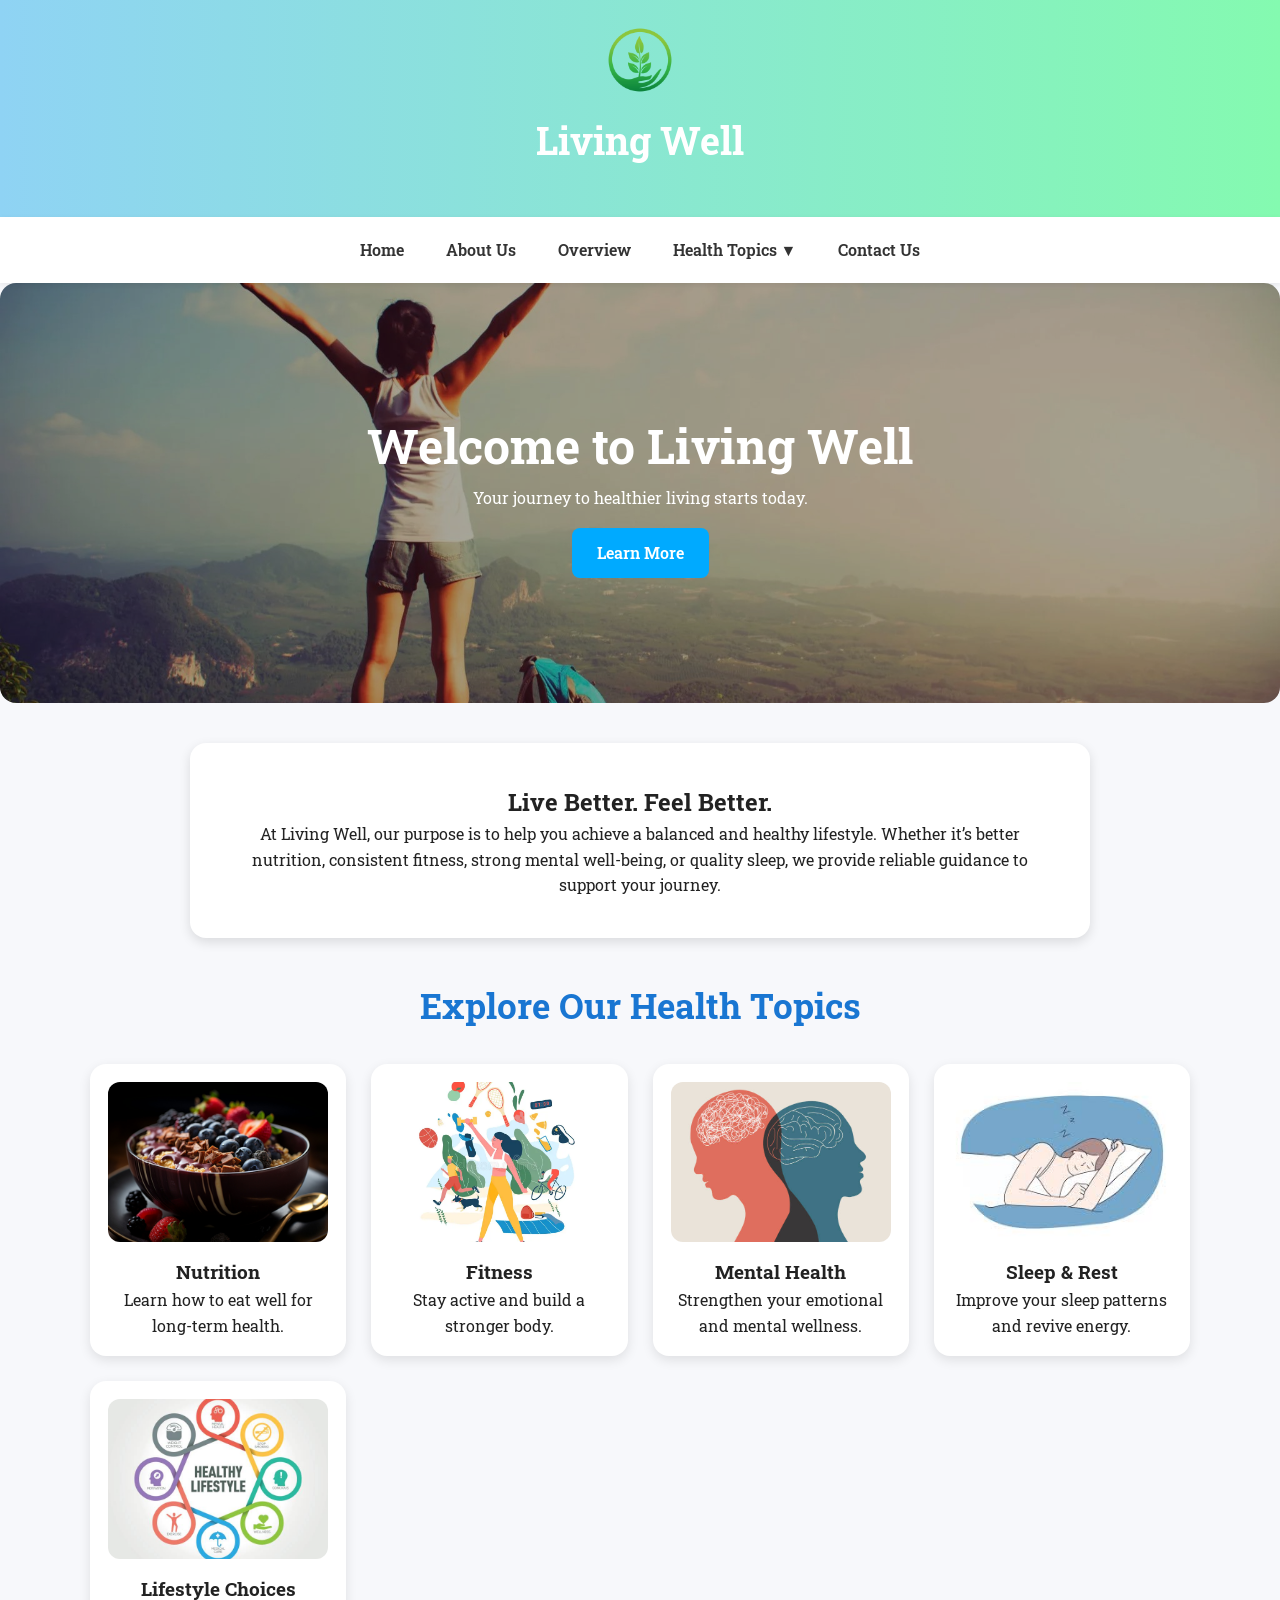
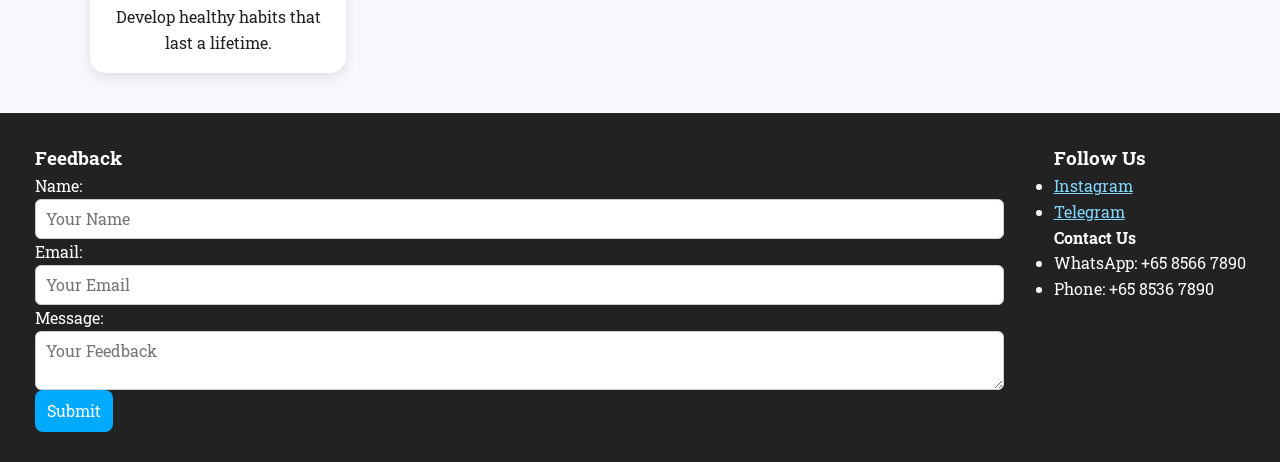
<file: Index.html>
<html lang="en">

<head>
    <meta charset="UTF-8">
    <meta name="author" content="YeeShen">
    <meta name="description" content="Home Page">
    <meta name="date created" content="2 Dec 2025">
    <title>Living Well - Home</title>
    <link href="https://fonts.googleapis.com/css2?family=Roboto+Slab:wght@300;400;500;700&display=swap" rel="stylesheet">
    <link rel="stylesheet" href="./CSS/normalize.css">
    <link rel="stylesheet" href="./CSS/style.css">
    <script src="./JS/script.js"></script>
</head>

<body>

<header>
    <div class="logo">
        <img src="./IMG/Logo.png.png" alt="Living Well Logo">
    </div>
    <h1>Living Well</h1>
</header>

<nav>
  <div class="hamburger" onclick="toggleMenu()">☰</div>
    <ul>
        <li><a href="Index.html" class="active">Home</a></li>
        <li><a href="About_us.html">About Us</a></li>
        <li><a href="Overview.html">Overview</a></li>

        <li class="dropdown">
            <a href="#">Health Topics ▼</a>
            <ul class="dropdown-menu">
                <li><a href="./Subpages/Nutrition.html">[Nutrition]</a></li>
                <li><a href="./Subpages/fitness.html">[Fitness]</a></li>
                <li><a href="./Subpages/Mental Health.html">[Mental Health]</a></li>
                <li><a href="./Subpages/Sleep and rest.html">[Sleep & Rest]</a></li>
                <li><a href="./Subpages/LifestyleChoices.html">[Lifestyle Choices]</a></li>
            </ul>
        </li>

        <li><a href="ContactUs.html">Contact Us</a></li>
    </ul>
</nav>

<section class="home-hero">
    <img src="./IMG/iStock_84940177_LARGE.jpg" class="home-hero-img" alt="Healthy Living">
    <div class="home-hero-text">
        <h2>Welcome to Living Well</h2>
        <p>Your journey to healthier living starts today.</p>
        <a href="About_us.html" class="hero-btn">Learn More</a>
    </div>
</section>

<section class="intro-section animate-up">
    <h2>Live Better. Feel Better.</h2>
    <p>
        At Living Well, our purpose is to help you achieve a balanced and healthy lifestyle.
        Whether it’s better nutrition, consistent fitness, strong mental well-being, or quality sleep,
        we provide reliable guidance to support your journey.
    </p>
</section>

<section class="home-topics animate-up">
    <h2>Explore Our Health Topics</h2>

    <div class="home-topic-grid">

        <a href="./Subpages/Nutrition.html" class="topic-card">
            <img src="./IMG/Berry Delight with Dark Chocolate and Creamy Grain Base.jpeg" alt="Nutrition">
            <h3>Nutrition</h3>
            <p>Learn how to eat well for long-term health.</p>
        </a>

        <a href="./Subpages/fitness.html" class="topic-card">
            <img src="./IMG/people-performing-sports-activities-exercise-wholesome-food-concept-healthy-habits-active-lifestyle-fitness-148134951.webp" alt="Fitness">
            <h3>Fitness</h3>
            <p>Stay active and build a stronger body.</p>
        </a>

        <a href="./Subpages/Mental Health.html" class="topic-card">
            <img src="./IMG/istockphoto-1294477039-612x612.jpg" alt="Mental Health">
            <h3>Mental Health</h3>
            <p>Strengthen your emotional and mental wellness.</p>
        </a>

        <a href="./Subpages/Sleep and rest.html" class="topic-card">
            <img src="./IMG/download.jpg" alt="Sleep and Rest">
            <h3>Sleep & Rest</h3>
            <p>Improve your sleep patterns and revive energy.</p>
        </a>

        <a href="./Subpages/LifestyleChoices.html" class="topic-card">
            <img src="./IMG/istockphoto-641086870-612x612.jpg" alt="Lifestyle Choices">
            <h3>Lifestyle Choices</h3>
            <p>Develop healthy habits that last a lifetime.</p>
        </a>
    </div>
</section>

<footer>
    <div class="feedback">
        <h3>Feedback</h3>
        <form>

            <label>Name:</label>
            <input type="text" placeholder="Your Name" required>

            <label>Email:</label>
            <input type="email" placeholder="Your Email" required>

            <label>Message:</label>
            <textarea placeholder="Your Feedback" required></textarea>

            <button type="submit">Submit</button>
        </form>
    </div>

    <div class="social-links">
        <h3>Follow Us</h3>
        <ul>
            <li><a href="https://www.instagram.com" target="_blank">Instagram</a></li>
            <li><a href="https://www.telegram.com" target="_blank">Telegram</a></li>
        </ul>

        <h4>Contact Us</h4>
        <ul class="phone-numbers">
            <li>WhatsApp: +65 8566 7890</li>
            <li>Phone: +65 8536 7890</li>
        </ul>
    </div>
</footer>
</body>
</html>
</file>
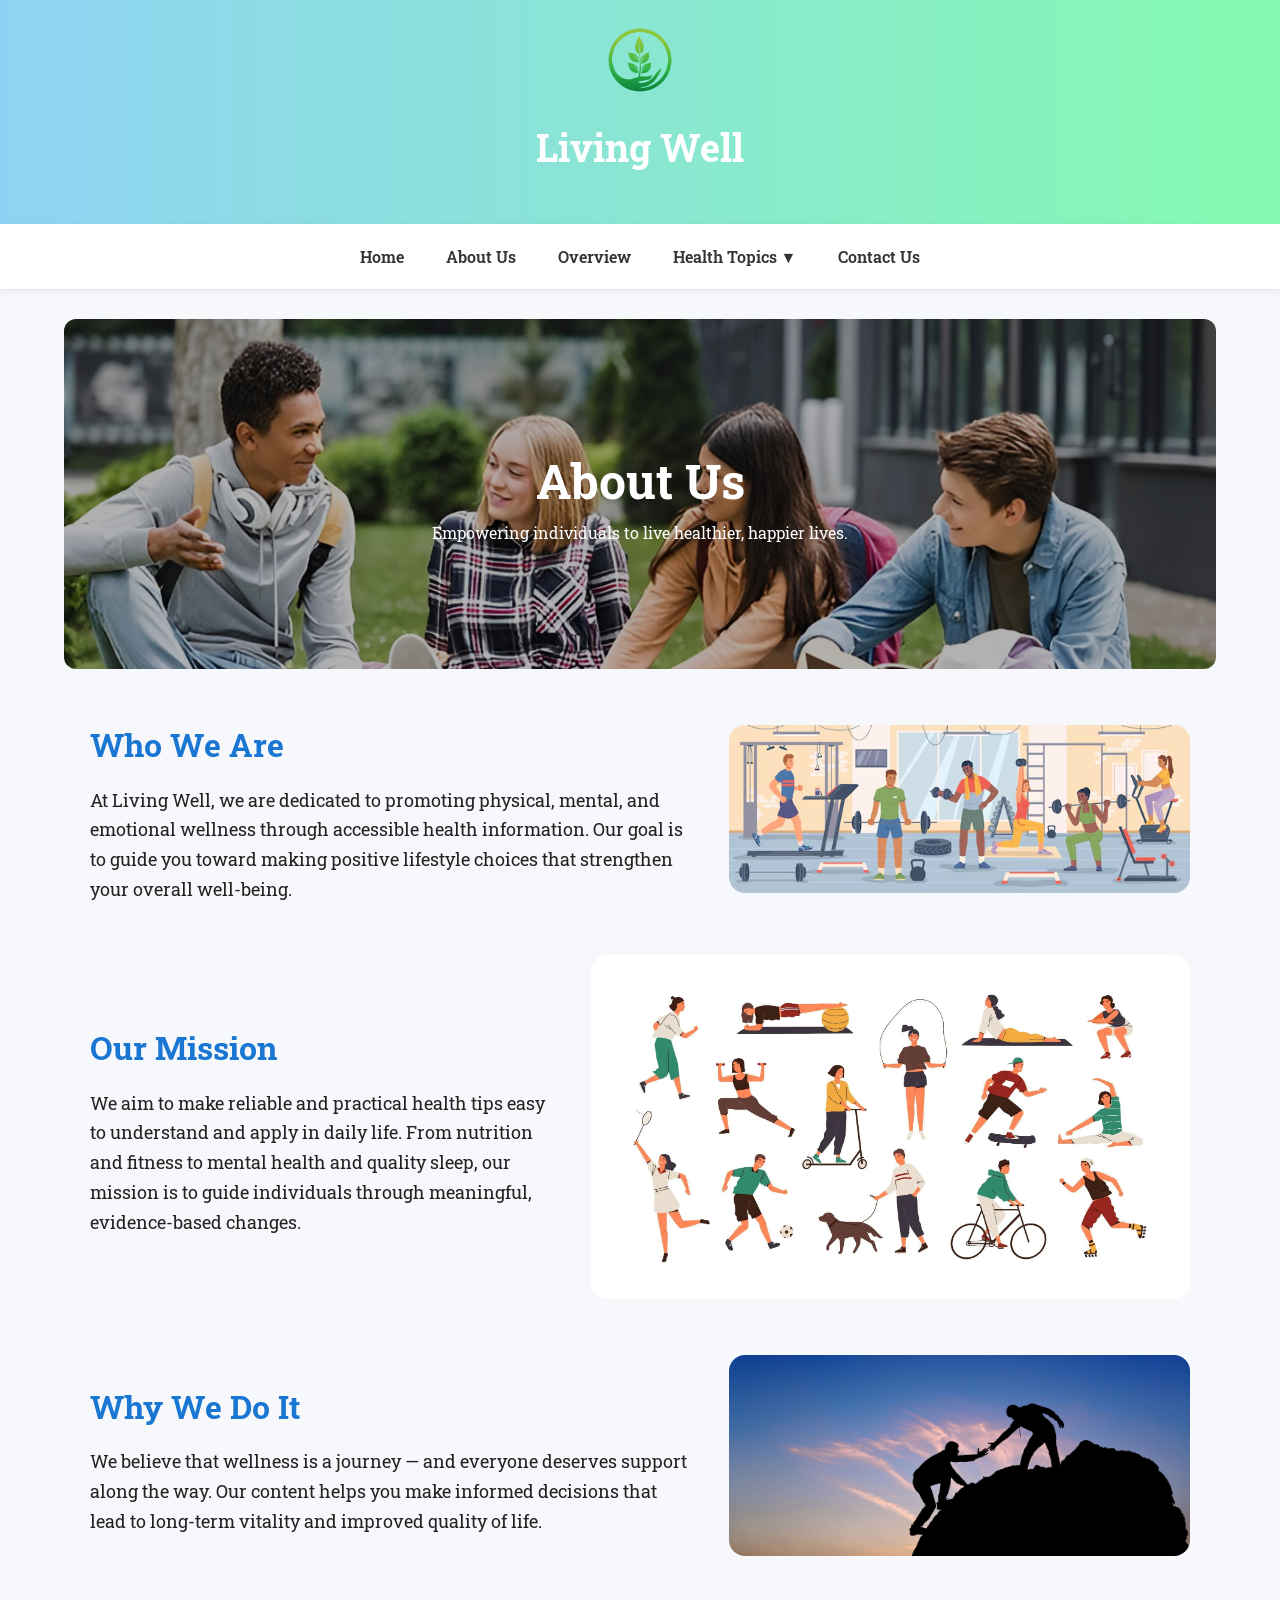
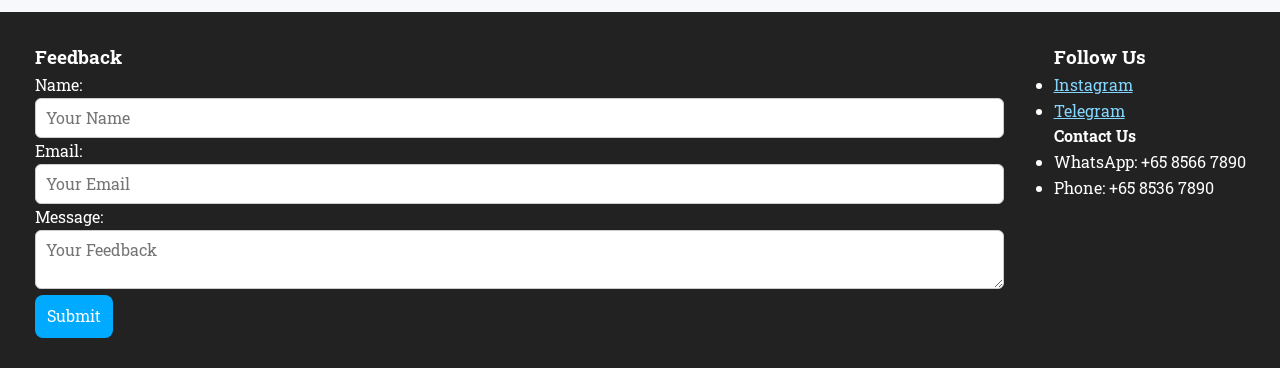
<file: About_us.html>
<!DOCTYPE html>
<html lang="en">

<head>
    <meta charset="UTF-8">
    <meta name="author" content="YeeShen">
    <meta name="description" content="About Us">
    <meta name="date created" content="3 Dec 2025">
    <title>Living Well - About Us</title>
    <link href="https://fonts.googleapis.com/css2?family=Roboto+Slab:wght@300;400;500;700&display=swap" rel="stylesheet">
    <link rel="stylesheet" href="./CSS/normalize.css">
    <link rel="stylesheet" href="./CSS/style.css">
    <script defer src="./JS/script.js"></script>
</head>

<body>

<header>
    <div class="logo">
        <img src="./IMG/Logo.png.png" alt="Living Well Logo">
    </div>
    <h1>Living Well</h1>
</header>

<nav>
  <div class="hamburger" onclick="toggleMenu()">☰</div>
    <ul>
        <li><a href="Index.html">Home</a></li>
        <li><a href="About_us.html" class="active">About Us</a></li>
        <li><a href="Overview.html">Overview</a></li>

        <li class="dropdown">
            <a href="#">Health Topics ▼</a>
            <ul class="dropdown-menu">
                <li><a href="./Subpages/Nutrition.html">[Nutrition]</a></li>
                <li><a href="./Subpages/fitness.html">[Fitness]</a></li>
                <li><a href="./Subpages/Mental Health.html">[Mental Health]</a></li>
                <li><a href="./Subpages/Sleep and rest.html">[Sleep & Rest]</a></li>
                <li><a href="./Subpages/LifestyleChoices.html">[Lifestyle Choices]</a></li>
            </ul>
        </li>

        <li><a href="ContactUs.html">Contact Us</a></li>
    </ul>
</nav>

<section class="about-hero">
    <img src="./IMG/discussion.jpeg" alt="About Us" class="about-hero-img">
    <div class="about-hero-text">
        <h2>About Us</h2>
        <p>Empowering individuals to live healthier, happier lives.</p>
    </div>
</section>

<main class="about-container">
    <div class="about-section animate-up">
        <div class="about-text">
            <h2>Who We Are</h2>
            <p>
                At Living Well, we are dedicated to promoting physical, mental, and emotional wellness through accessible 
                health information. Our goal is to guide you toward making positive lifestyle choices that strengthen 
                your overall well-being.
            </p>
        </div>

        <div class="about-image">
            <img src="./IMG/people-working-out-gym-using-equipment-vector_316839-3113.avif" alt="Healthy Living">
        </div>
    </div>

    <div class="about-section reverse animate-up">
        <div class="about-text">
            <h2>Our Mission</h2>
            <p>
                We aim to make reliable and practical health tips easy to understand and apply in daily life. From nutrition 
                and fitness to mental health and quality sleep, our mission is to guide individuals through meaningful, 
                evidence-based changes.
            </p>
        </div>

        <div class="about-image">
            <img src="./IMG/ImageForNews_746782_16829374870934301.webp" alt="Mission Image">
        </div>
    </div>

    <div class="about-section animate-up">
        <div class="about-text">
            <h2>Why We Do It</h2>
            <p>
                We believe that wellness is a journey — and everyone deserves support along the way. Our content helps 
                you make informed decisions that lead to long-term vitality and improved quality of life.
            </p>
        </div>

        <div class="about-image">
            <img src="./IMG/alphagamma-3-reasons-why-helping-people-is-not-always-good-for-business-entrepreneurship.jpg" alt="Purpose Image">
        </div>
    </div>

</main>

<footer>
    <div class="feedback">
        <h3>Feedback</h3>
        <form>
            <label>Name:</label>
            <input type="text" placeholder="Your Name" required>

            <label>Email:</label>
            <input type="email" placeholder="Your Email" required>

            <label>Message:</label>
            <textarea placeholder="Your Feedback" required></textarea>

            <button type="submit">Submit</button>
        </form>
    </div>

    <div class="social-links">
        <h3>Follow Us</h3>
        <ul>
            <li><a href="https://www.instagram.com" target="_blank">Instagram</a></li>
            <li><a href="https://www.telegram.com" target="_blank">Telegram</a></li>
        </ul>

        <h4>Contact Us</h4>
        <ul class="phone-numbers">
            <li>WhatsApp: +65 8566 7890</li>
            <li>Phone: +65 8536 7890</li>
        </ul>
    </div>
</footer>
</body>
</html>
</file>
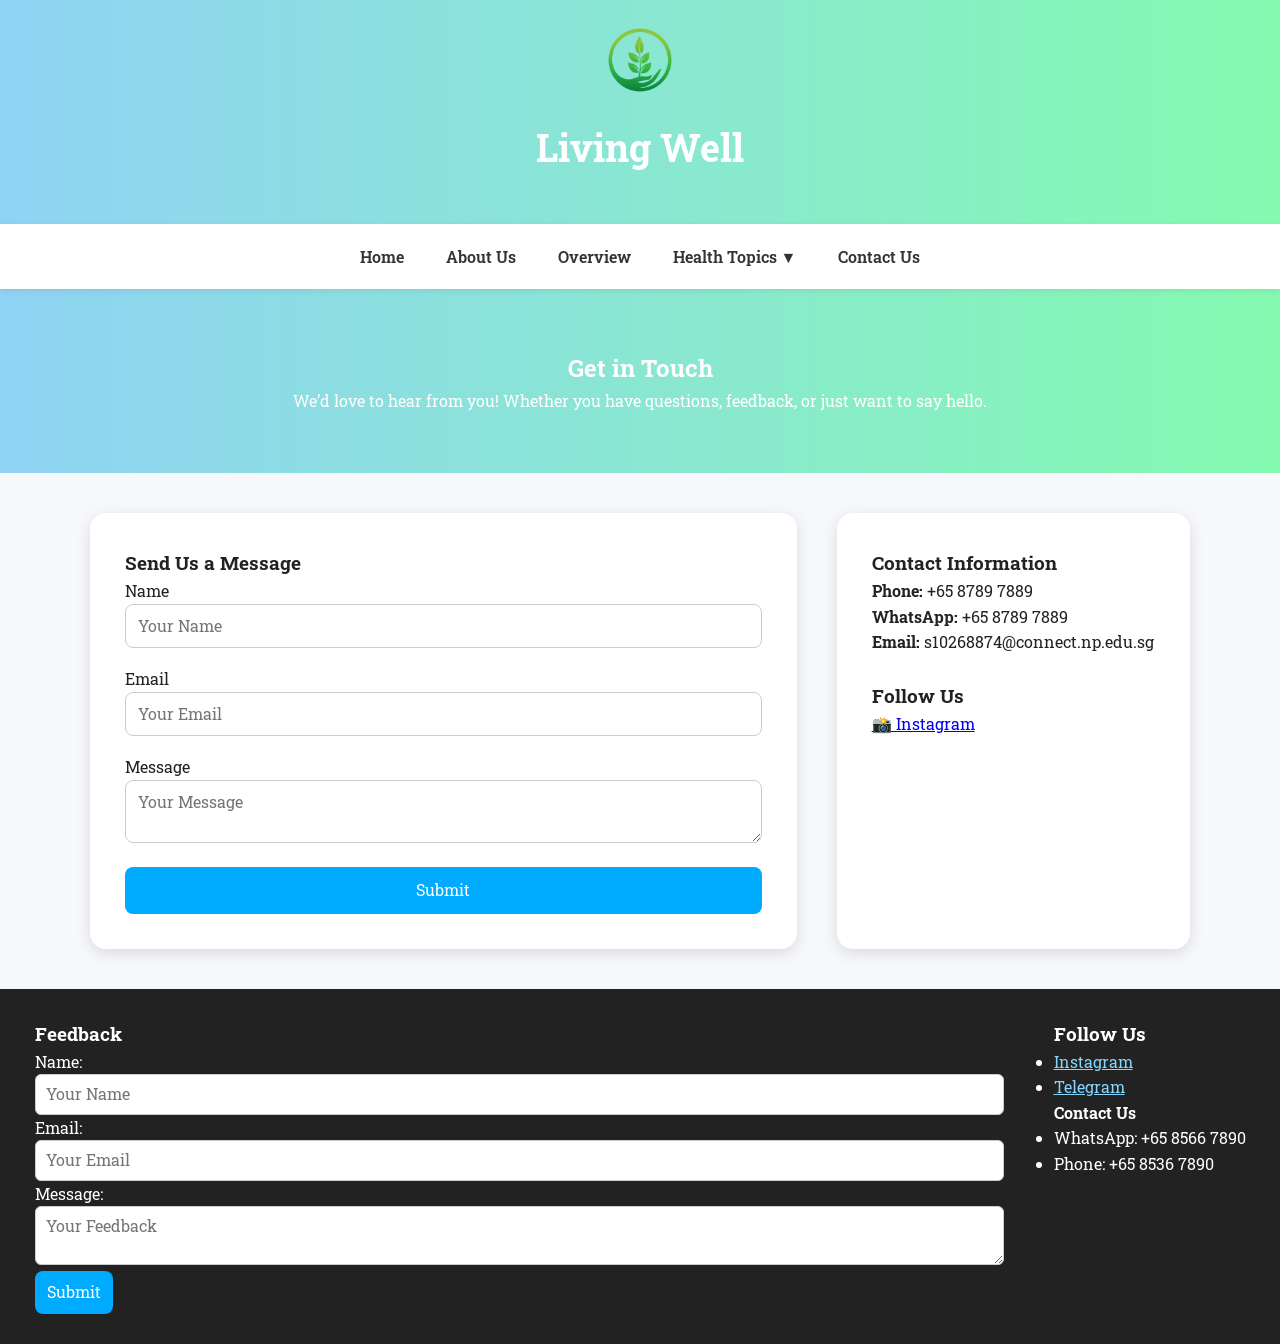
<file: ContactUs.html>
<!DOCTYPE html>
<html lang="en">

<head>
    <meta charset="UTF-8">
    <meta name="author" content="YeeShen">
    <meta name="description" content="Contact Us">
    <meta name="date created" content="2 Dec 2025">
    <title>Living Well - Contact Us</title>
    <link rel="icon" href="./IMG/Logo.png.png">
    <link href="https://fonts.googleapis.com/css2?family=Roboto+Slab:wght@300;400;500;700&display=swap" rel="stylesheet">
    <link rel="stylesheet" href="./CSS/normalize.css">
    <link rel="stylesheet" href="CSS/style.css">
    <script src="./JS/script.js"></script>
</head>

<body>

<header>
    <div class="logo">
        <img src="./IMG/Logo.png.png" alt="Logo">
    </div>
    <h1>Living Well</h1>
</header>

<nav>
  <div class="hamburger" onclick="toggleMenu()">☰</div>
    <ul>
        <li><a href="Index.html">Home</a></li>
        <li><a href="About_us.html">About Us</a></li>
        <li><a href="Overview.html">Overview</a></li>

        <li class="dropdown">
            <a href="#">Health Topics ▼</a>
            <ul class="dropdown-menu">
                <li><a href="./Subpages/Nutrition.html">[Nutrition]</a></li>
                <li><a href="./Subpages/fitness.html">[Fitness]</a></li>
                <li><a href="./Subpages/Mental Health.html">[Mental Health]</a></li>
                <li><a href="./Subpages/Sleep and rest.html">[Sleep & Rest]</a></li>
                <li><a href="./Subpages/LifestyleChoices.html">[Lifestyle Choices]</a></li>
            </ul>
        </li>

        <li><a href="ContactUs.html">Contact Us</a></li>
    </ul>
</nav>
<section class="contact-hero">
    <h2>Get in Touch</h2>
    <p>We’d love to hear from you! Whether you have questions, feedback, or just want to say hello.</p>
</section>

<main class="contact-container">
    <div class="contact-form-card animate-up">
        <h3>Send Us a Message</h3>

        <form method="post" action="mailto:s10268874@connect.np.edu.sg" enctype="text/plain">
            <label>Name</label>
            <input type="text" placeholder="Your Name" required>

            <label>Email</label>
            <input type="email" placeholder="Your Email" required>

            <label>Message</label>
            <textarea placeholder="Your Message" required></textarea>

            <button type="submit">Submit</button>
        </form>
    </div>
    <div class="contact-info-card animate-up">
        <h3>Contact Information</h3>

        <p><strong>Phone: </strong> +65 8789 7889</p>
        <p><strong>WhatsApp: </strong> +65 8789 7889</p>

        <p><strong>Email: </strong>s10268874@connect.np.edu.sg</p>
        <br>
        <h3>Follow Us</h3>
        <p><a href="https://www.instagram.com" target="_blank">📸 Instagram</a></p>
    </div>

</main>

<footer>
    <div class="feedback">
        <h3>Feedback</h3>
        <form>

            <label>Name:</label>
            <input type="text" placeholder="Your Name" required>

            <label>Email:</label>
            <input type="email" placeholder="Your Email" required>

            <label>Message:</label>
            <textarea placeholder="Your Feedback" required></textarea>

            <button type="submit">Submit</button>
        </form>
    </div>

    <div class="social-links">
        <h3>Follow Us</h3>
        <ul>
            <li><a href="https://www.instagram.com" target="_blank">Instagram</a></li>
            <li><a href="https://www.telegram.com" target="_blank">Telegram</a></li>
        </ul>

        <h4>Contact Us</h4>
        <ul class="phone-numbers">
            <li>WhatsApp: +65 8566 7890</li>
            <li>Phone: +65 8536 7890</li>
        </ul>
    </div>
</footer>
</body>
</html>
</file>
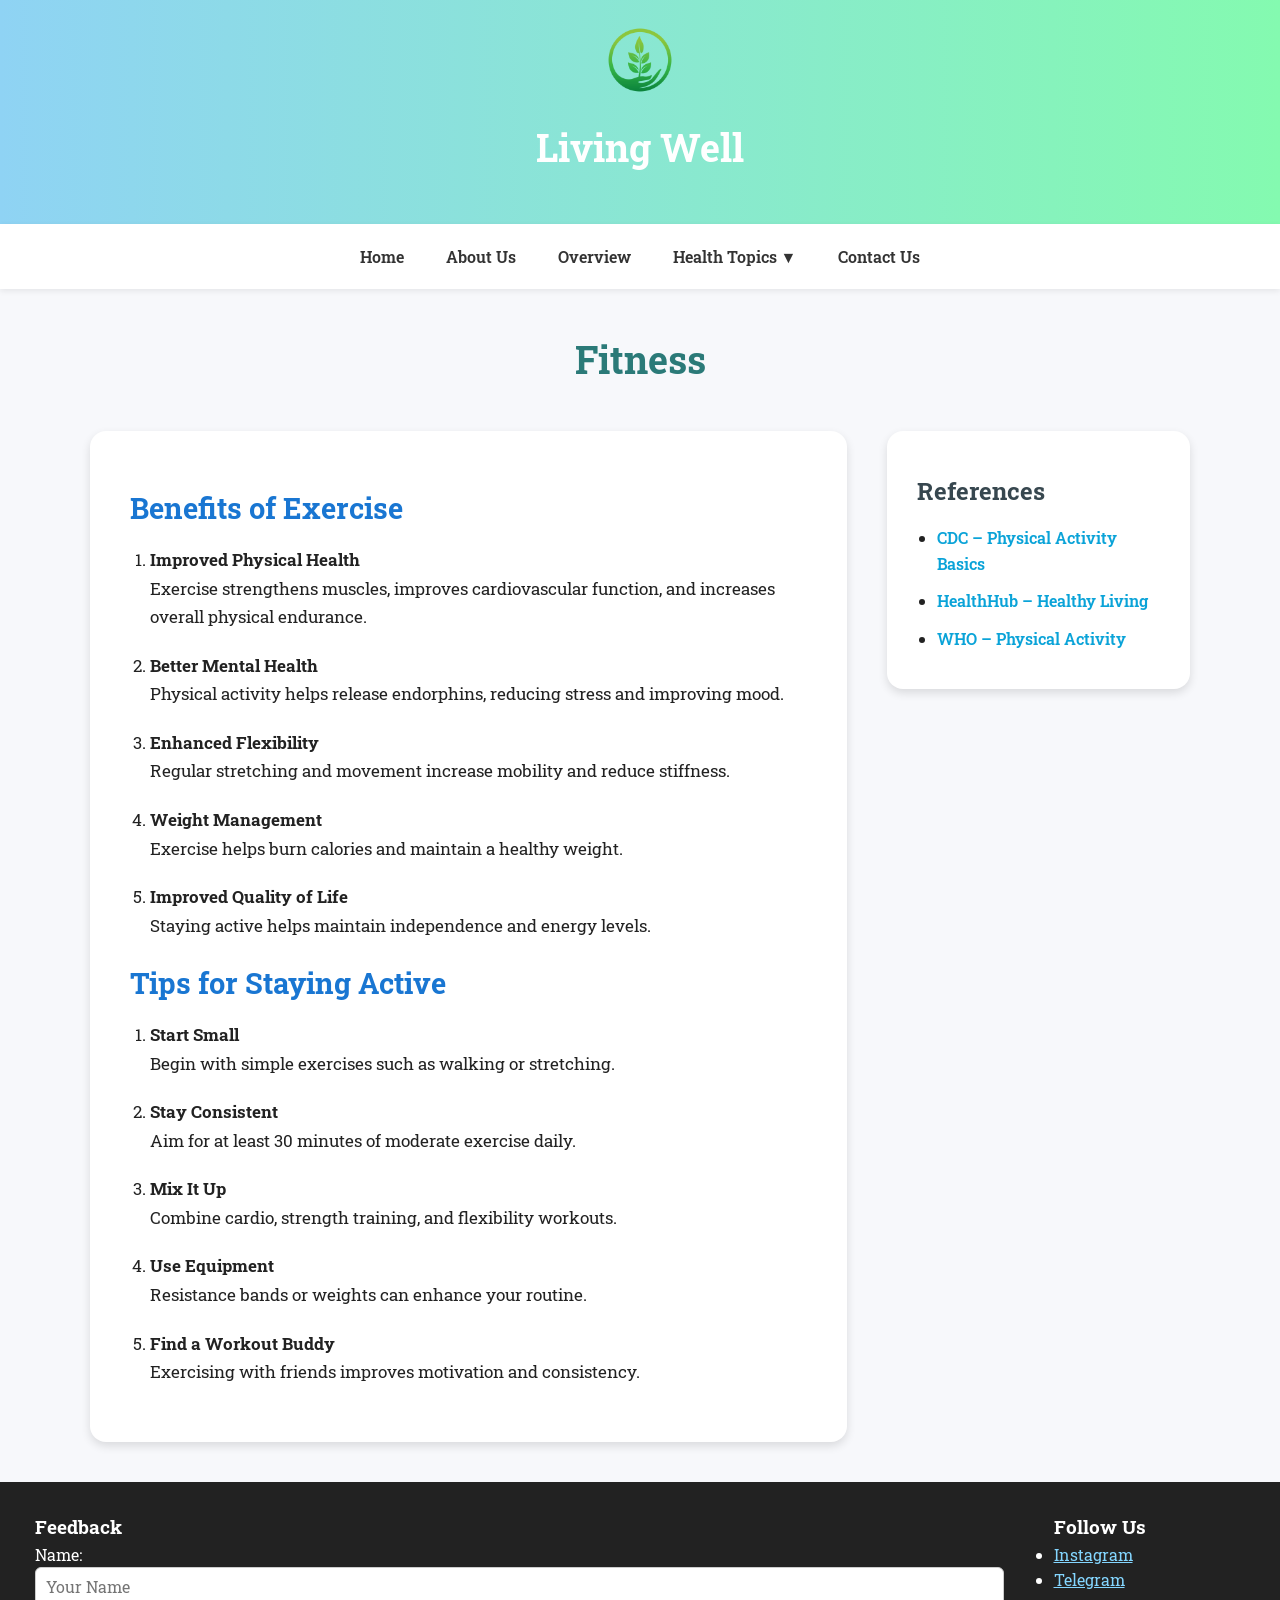
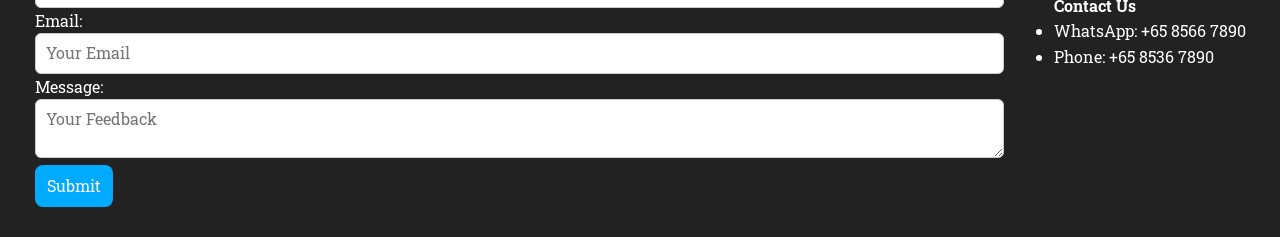
<file: Subpages/fitness.html>
<!DOCTYPE html>
<html lang="en">
<head>
    <meta charset="UTF-8">
    <meta name="author" content="YeeShen">
    <meta name="description" content="Fitness Information">
    <meta name="date created" content="3 Dec 2025">
    <title>Living Well - Fitness</title>
    <link href="https://fonts.googleapis.com/css2?family=Roboto+Slab:wght@300;400;500;700&display=swap" rel="stylesheet">
    <link rel="icon" href="../IMG/Logo.png.png">
    <link rel="stylesheet" href="../CSS/normalize.css">
    <link rel="stylesheet" href="../CSS/style.css">
    <script src="../JS/script.js"></script>
</head>

<body>

<header>
    <div class="logo">
        <img src="../IMG/Logo.png.png" alt="Logo">
    </div>
    <h1>Living Well</h1>
</header>

<nav>
  <div class="hamburger" onclick="toggleMenu()">☰</div>
    <ul>
        <li><a href="../Index.html">Home</a></li>
        <li><a href="../About_us.html">About Us</a></li>
        <li><a href="../Overview.html">Overview</a></li>

        <li class="dropdown">
            <a href="#">Health Topics ▼</a>
            <ul class="dropdown-menu">
                <li><a href="Nutrition.html">[Nutrition]</a></li>
                <li><a href="fitness.html">[Fitness]</a></li>
                <li><a href="Mental Health.html">[Mental Health]</a></li>
                <li><a href="Sleep and rest.html">[Sleep & Rest]</a></li>
                <li><a href="LifestyleChoices.html">[Lifestyle Choices]</a></li>
            </ul>
        </li>

        <li><a href="../ContactUs.html">Contact Us</a></li>
    </ul>
</nav>

<main>
    <section class="sub-title">
        <h2>Fitness</h2>
    </section>

    <section class="content">
        <div class="left-section">
            <h1>Benefits of Exercise</h1>
            <ol>
                <li><strong>Improved Physical Health</strong><br>
                    Exercise strengthens muscles, improves cardiovascular function, and increases overall physical endurance.
                </li>
                <li><strong>Better Mental Health</strong><br>
                    Physical activity helps release endorphins, reducing stress and improving mood.
                </li>
                <li><strong>Enhanced Flexibility</strong><br>
                    Regular stretching and movement increase mobility and reduce stiffness.
                </li>
                <li><strong>Weight Management</strong><br>
                    Exercise helps burn calories and maintain a healthy weight.
                </li>
                <li><strong>Improved Quality of Life</strong><br>
                    Staying active helps maintain independence and energy levels.
                </li>
            </ol>

            <h1>Tips for Staying Active</h1>
            <ol>
                <li><strong>Start Small</strong><br>
                    Begin with simple exercises such as walking or stretching.
                </li>
                <li><strong>Stay Consistent</strong><br>
                    Aim for at least 30 minutes of moderate exercise daily.
                </li>
                <li><strong>Mix It Up</strong><br>
                    Combine cardio, strength training, and flexibility workouts.
                </li>
                <li><strong>Use Equipment</strong><br>
                    Resistance bands or weights can enhance your routine.
                </li>
                <li><strong>Find a Workout Buddy</strong><br>
                    Exercising with friends improves motivation and consistency.
                </li>
            </ol>
        </div>

        <div class="right-section">
            <h1>References</h1>
            <ul>
                <li><a href="https://www.cdc.gov/physicalactivity/basics/index.htm" target="_blank">
                    CDC – Physical Activity Basics</a></li>
                <li><a href="https://www.healthhub.sg/live-healthy" target="_blank">
                    HealthHub – Healthy Living</a></li>
                <li><a href="https://www.who.int/news-room/fact-sheets/detail/physical-activity" target="_blank">
                    WHO – Physical Activity</a></li>
            </ul>
        </div>
    </section>
</main>

<footer>
    <div class="feedback">
        <h3>Feedback</h3>
        <form>
            <label for="name">Name:</label>
            <input id="name" name="name" type="text" placeholder="Your Name" required>

            <label for="email">Email:</label>
            <input id="email" name="email" type="email" placeholder="Your Email" required>

            <label for="message">Message:</label>
            <textarea id="message" name="message" placeholder="Your Feedback" required></textarea>

            <button type="submit">Submit</button>
        </form>
    </div>

    <div class="social-links">
        <h3>Follow Us</h3>
        <ul>
            <li><a href="https://www.instagram.com" target="_blank">Instagram</a></li>
            <li><a href="https://www.telegram.com" target="_blank">Telegram</a></li>
        </ul>

        <h4>Contact Us</h4>
        <ul class="phone-numbers">
            <li>WhatsApp: +65 8566 7890</li>
            <li>Phone: +65 8536 7890</li>
        </ul>
    </div>
</footer>
</body>
</html>
</file>
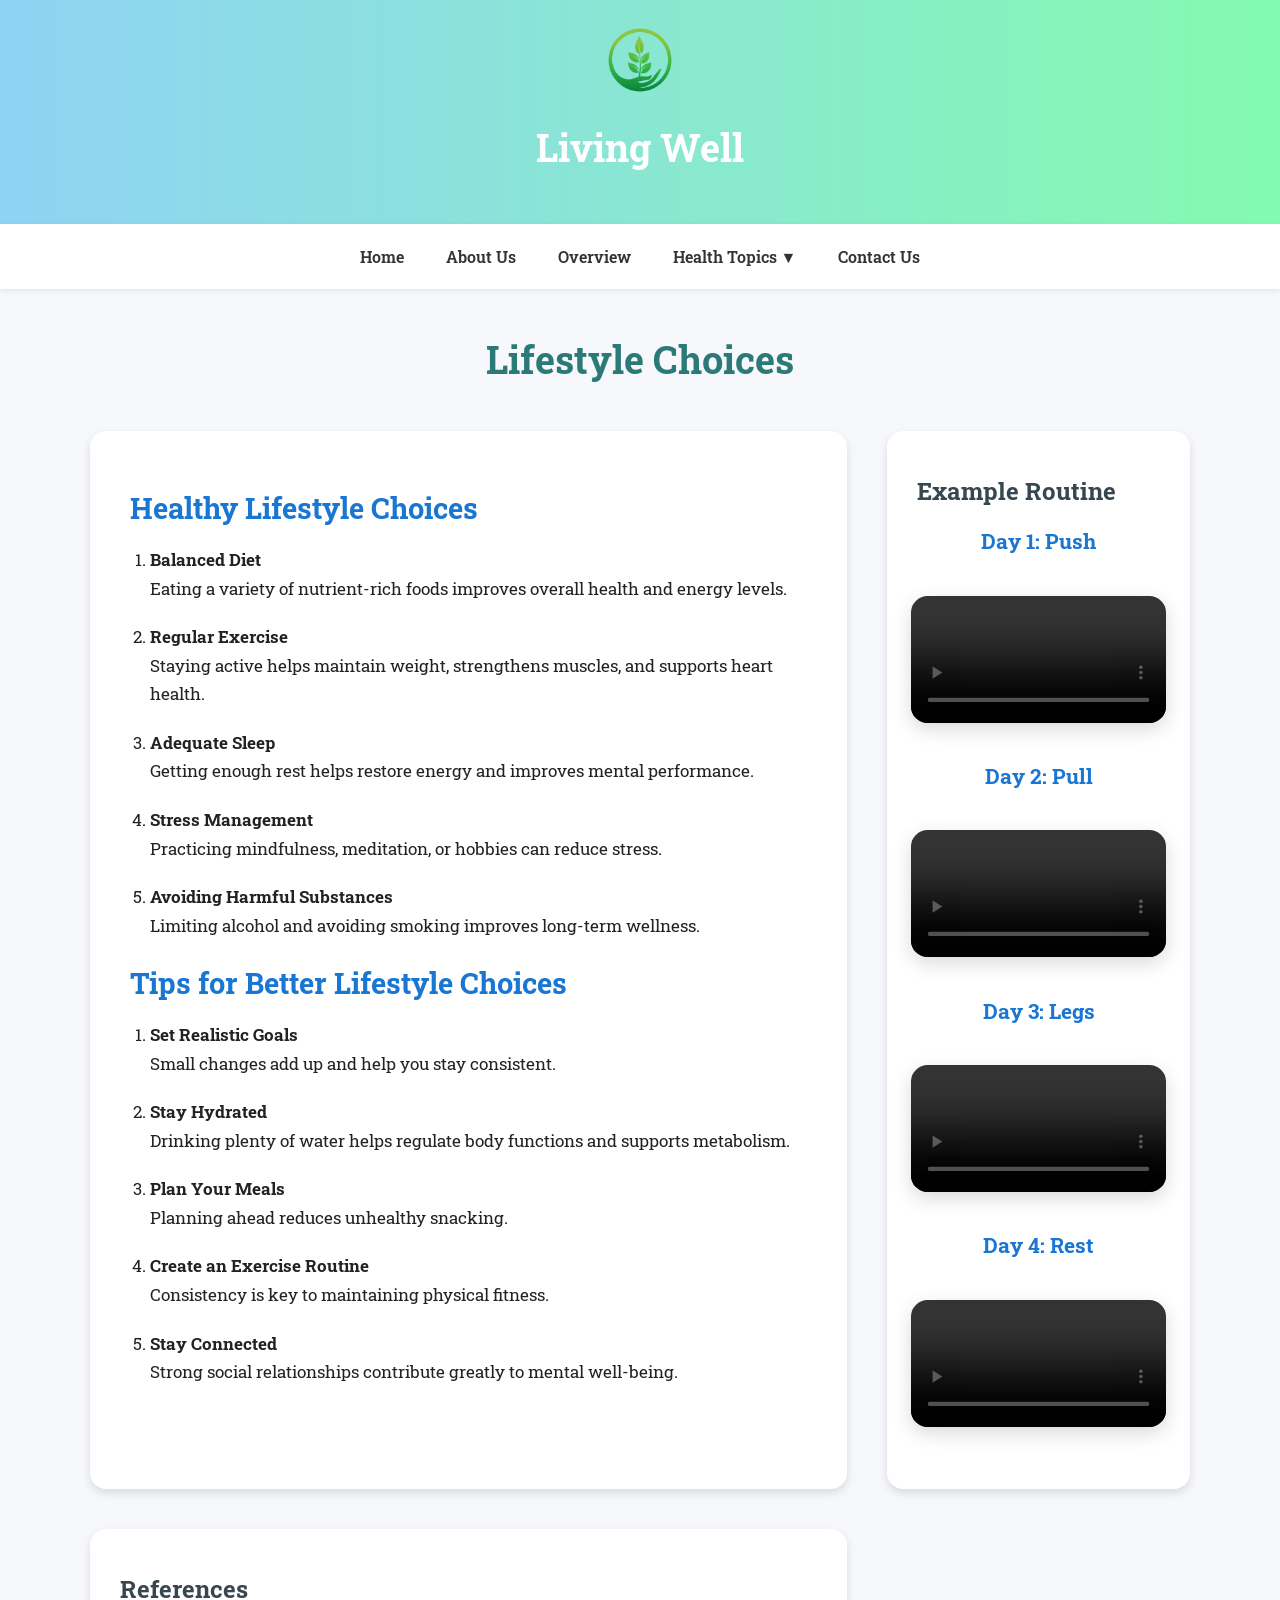
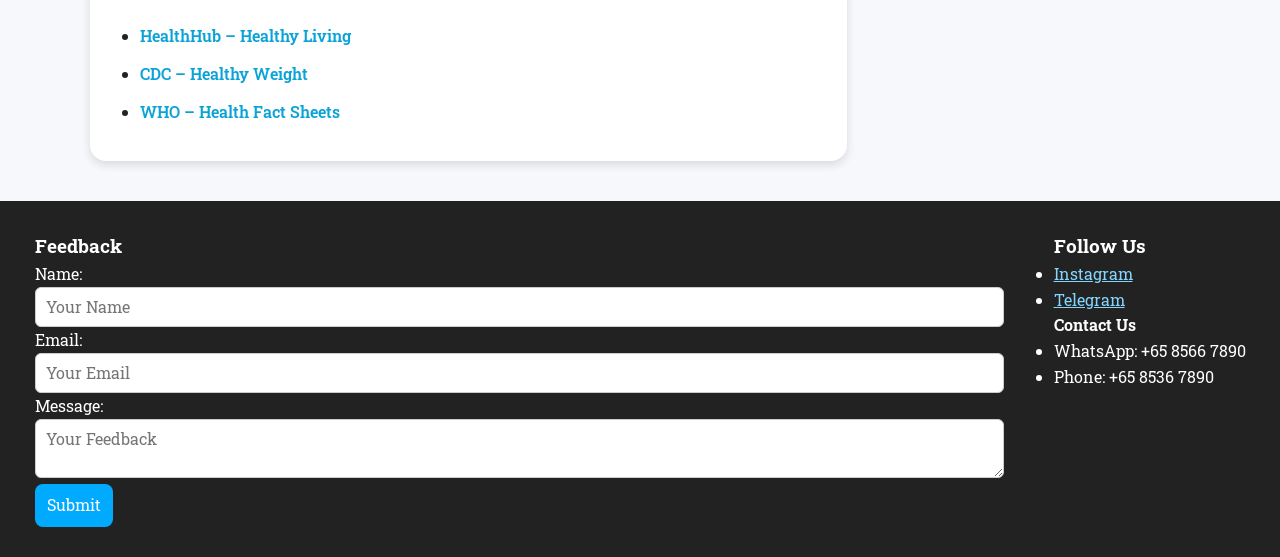
<file: Subpages/LifestyleChoices.html>
<!DOCTYPE html>
<html lang="en">
<head>
    <meta charset="UTF-8">
    <meta name="author" content="YeeShen">
    <meta name="description" content="Lifestyle Choices">
    <meta name="date created" content="3 Dec 2025">
    <title>Living Well - Lifestyle Choices</title>
    <link rel="icon" href="../IMG/Logo.png.png">
    <link href="https://fonts.googleapis.com/css2?family=Roboto+Slab:wght@300;400;500;700&display=swap" rel="stylesheet">
    <link rel="stylesheet" href="../CSS/normalize.css">
    <link rel="stylesheet" href="../CSS/style.css">
    <script src="../JS/script.js"></script>
</head>

<body>

<header>
    <div class="logo">
        <img src="../IMG/Logo.png.png" alt="Logo">
    </div>
    <h1>Living Well</h1>
</header>

<nav>
  <div class="hamburger" onclick="toggleMenu()">☰</div>
    <ul>
        <li><a href="../Index.html">Home</a></li>
        <li><a href="../About_us.html">About Us</a></li>
        <li><a href="../Overview.html">Overview</a></li>

        <li class="dropdown">
            <a href="#">Health Topics ▼</a>
            <ul class="dropdown-menu">
                <li><a href="Nutrition.html">[Nutrition]</a></li>
                <li><a href="fitness.html">[Fitness]</a></li>
                <li><a href="Mental Health.html">[Mental Health]</a></li>
                <li><a href="Sleep and rest.html">[Sleep & Rest]</a></li>
                <li><a href="LifestyleChoices.html">[Lifestyle Choices]</a></li>
            </ul>
        </li>

        <li><a href="../ContactUs.html">Contact Us</a></li>
    </ul>
</nav>

<main>
    <section class="sub-title">
        <h2>Lifestyle Choices</h2>
    </section>

    <section class="content">

        <div class="left-section">
            <h1>Healthy Lifestyle Choices</h1>
            <ol>
                <li><strong>Balanced Diet</strong><br>
                    Eating a variety of nutrient-rich foods improves overall health and energy levels.
                </li>
                <li><strong>Regular Exercise</strong><br>
                    Staying active helps maintain weight, strengthens muscles, and supports heart health.
                </li>
                <li><strong>Adequate Sleep</strong><br>
                    Getting enough rest helps restore energy and improves mental performance.
                </li>
                <li><strong>Stress Management</strong><br>
                    Practicing mindfulness, meditation, or hobbies can reduce stress.
                </li>
                <li><strong>Avoiding Harmful Substances</strong><br>
                    Limiting alcohol and avoiding smoking improves long-term wellness.
                </li>
            </ol>

            <h1>Tips for Better Lifestyle Choices</h1>
            <ol>
                <li><strong>Set Realistic Goals</strong><br>
                    Small changes add up and help you stay consistent.
                </li>
                <li><strong>Stay Hydrated</strong><br>
                    Drinking plenty of water helps regulate body functions and supports metabolism.
                </li>
                <li><strong>Plan Your Meals</strong><br>
                    Planning ahead reduces unhealthy snacking.
                </li>
                <li><strong>Create an Exercise Routine</strong><br>
                    Consistency is key to maintaining physical fitness.
                </li>
                <li><strong>Stay Connected</strong><br>
                    Strong social relationships contribute greatly to mental well-being.
                </li>
            </ol>
        </div>

        <div class="right-section">
          <h1>Example Routine</h1>
          
          <h3 class="video-title">Day 1: Push</h3>
          <div class="video-wrapper">
              <div class="video-container">
                <video controls>
                  <source src="../IMG/2The Perfect Workout Routine For Teens (Science-Based) - Trim .mp4" type="video/mp4">
                </video>
              </div>
            </div>

          <h3 class="video-title">Day 2: Pull</h3>
          <div class="video-wrapper">
              <div class="video-container">
                  <video controls>
                      <source src="../IMG/3The Perfect Workout Routine For Teens (Science-Based) - Trim.mp4" type="video/mp4">
                  </video>
              </div>
          </div>

          <h3 class="video-title">Day 3: Legs</h3>
          <div class="video-wrapper">
            <div class="video-container">
              <video controls>
                <source src="../IMG/4 The Perfect Workout Routine For Teens (Science-Based) - Trim.mp4" type="video/mp4">
              </video>
            </div>
          </div>

          <h3 class="video-title">Day 4: Rest</h3>
          <div class="video-wrapper">
            <div class="video-container">
              <video controls>
                <source src="../IMG/5The Perfect Workout Routine For Teens (Science-Based) - Trim.mp4" type="video/mp4">
              </video>
            </div>
          </div>
        </div>

        <div class="right-section">
            <h1>References</h1>
            <ul>
                <li><a href="https://www.healthhub.sg/live-healthy" target="_blank">
                    HealthHub – Healthy Living</a></li>
                <li><a href="https://www.cdc.gov/healthyweight" target="_blank">
                    CDC – Healthy Weight</a></li>
                <li><a href="https://www.who.int/news-room/fact-sheets" target="_blank">
                    WHO – Health Fact Sheets</a></li>
            </ul>
        </div>

    </section>
</main>

<footer>
    <div class="feedback">
        <h3>Feedback</h3>
        <form>

            <label for="name">Name:</label>
            <input id="name" name="name" type="text" placeholder="Your Name" required>

            <label for="email">Email:</label>
            <input id="email" name="email" type="email" placeholder="Your Email" required>

            <label for="message">Message:</label>
            <textarea id="message" name="message" placeholder="Your Feedback" required></textarea>

            <button type="submit">Submit</button>
        </form>
    </div>

    <div class="social-links">
        <h3>Follow Us</h3>
        <ul>
            <li><a href="https://www.instagram.com" target="_blank">Instagram</a></li>
            <li><a href="https://www.telegram.com" target="_blank">Telegram</a></li>
        </ul>

        <h4>Contact Us</h4>
        <ul class="phone-numbers">
            <li>WhatsApp: +65 8566 7890</li>
            <li>Phone: +65 8536 7890</li>
        </ul>
    </div>
</footer>
</body>
</html>
</file>
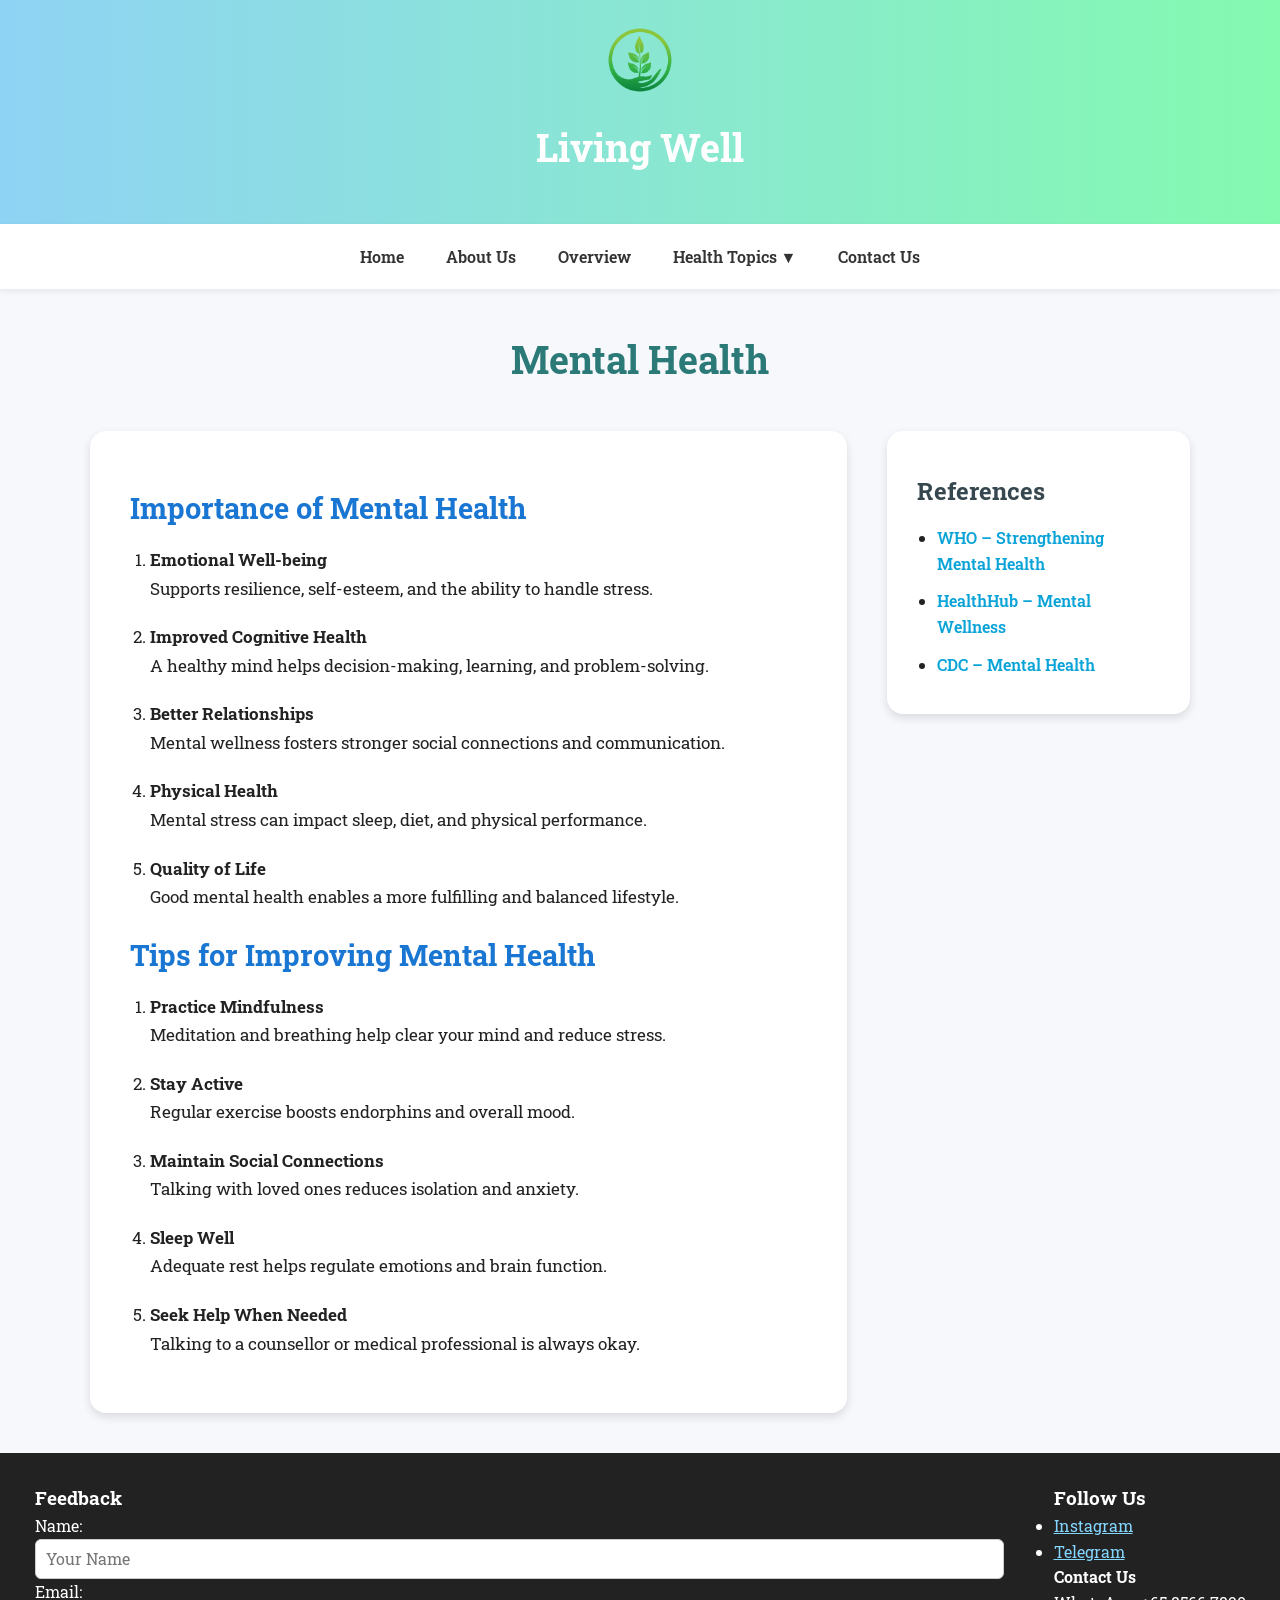
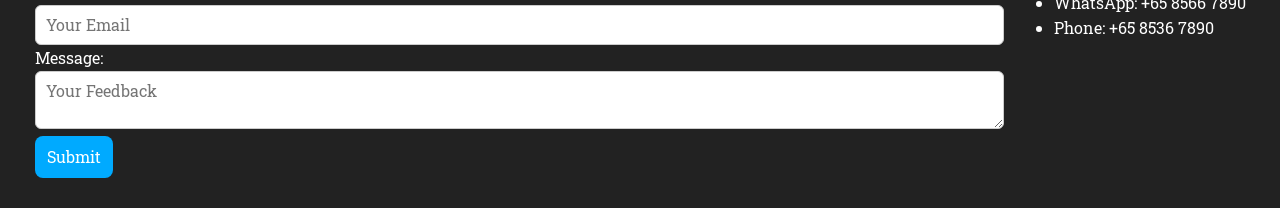
<file: Subpages/Mental Health.html>
<!DOCTYPE html>
<html lang="en">
<head>
    <meta charset="UTF-8">
    <meta name="author" content="YeeShen">
    <meta name="description" content="Mental Health">
    <meta name="date created" content="3 Dec 2025">
    <title>Living Well - Mental Health</title>
    <link href="https://fonts.googleapis.com/css2?family=Roboto+Slab:wght@300;400;500;700&display=swap" rel="stylesheet">
    <link rel="icon" href="../IMG/Logo.png.png">
    <link rel="stylesheet" href="../CSS/normalize.css">
    <link rel="stylesheet" href="../CSS/style.css">
    <script src="../JS/script.js"></script>
</head>

<body>

<header>
    <div class="logo">
        <img src="../IMG/Logo.png.png" alt="Logo">
    </div>
    <h1>Living Well</h1>
</header>

<nav>
  <div class="hamburger" onclick="toggleMenu()">☰</div>
    <ul>
        <li><a href="../Index.html">Home</a></li>
        <li><a href="../About_us.html">About Us</a></li>
        <li><a href="../Overview.html">Overview</a></li>

        <li class="dropdown">
            <a href="#">Health Topics ▼</a>
            <ul class="dropdown-menu">
                <li><a href="Nutrition.html">[Nutrition]</a></li>
                <li><a href="fitness.html">[Fitness]</a></li>
                <li><a href="Mental Health.html">[Mental Health]</a></li>
                <li><a href="Sleep and rest.html">[Sleep & Rest]</a></li>
                <li><a href="LifestyleChoices.html">[Lifestyle Choices]</a></li>
            </ul>
        </li>

        <li><a href="../ContactUs.html">Contact Us</a></li>
    </ul>
</nav>

<main>

    <section class="sub-title">
        <h2>Mental Health</h2>
    </section>

    <section class="content">

        <div class="left-section">
            <h1>Importance of Mental Health</h1>
            <ol>
                <li><strong>Emotional Well-being</strong><br>
                    Supports resilience, self-esteem, and the ability to handle stress.
                </li>
                <li><strong>Improved Cognitive Health</strong><br>
                    A healthy mind helps decision-making, learning, and problem-solving.
                </li>
                <li><strong>Better Relationships</strong><br>
                    Mental wellness fosters stronger social connections and communication.
                </li>
                <li><strong>Physical Health</strong><br>
                    Mental stress can impact sleep, diet, and physical performance.
                </li>
                <li><strong>Quality of Life</strong><br>
                    Good mental health enables a more fulfilling and balanced lifestyle.
                </li>
            </ol>

            <h1>Tips for Improving Mental Health</h1>
            <ol>
                <li><strong>Practice Mindfulness</strong><br>
                    Meditation and breathing help clear your mind and reduce stress.
                </li>
                <li><strong>Stay Active</strong><br>
                    Regular exercise boosts endorphins and overall mood.
                </li>
                <li><strong>Maintain Social Connections</strong><br>
                    Talking with loved ones reduces isolation and anxiety.
                </li>
                <li><strong>Sleep Well</strong><br>
                    Adequate rest helps regulate emotions and brain function.
                </li>
                <li><strong>Seek Help When Needed</strong><br>
                    Talking to a counsellor or medical professional is always okay.
                </li>
            </ol>
        </div>

        <div class="right-section">
            <h1>References</h1>
            <ul>
                <li><a href="https://www.who.int/news-room/fact-sheets/detail/mental-health-strengthening-our-response" target="_blank">
                    WHO – Strengthening Mental Health</a></li>
                <li><a href="https://www.healthhub.sg/live-healthy" target="_blank">
                    HealthHub – Mental Wellness</a></li>
                <li><a href="https://www.cdc.gov/mentalhealth" target="_blank">
                    CDC – Mental Health</a></li>
            </ul>
        </div>

    </section>
</main>

<footer>
    <div class="feedback">
        <h3>Feedback</h3>
        <form>

            <label for="name">Name:</label>
            <input id="name" name="name" type="text" placeholder="Your Name" required>

            <label for="email">Email:</label>
            <input id="email" name="email" type="email" placeholder="Your Email" required>

            <label for="message">Message:</label>
            <textarea id="message" name="message" placeholder="Your Feedback" required></textarea>

            <button type="submit">Submit</button>
        </form>
    </div>

    <div class="social-links">
        <h3>Follow Us</h3>
        <ul>
            <li><a href="https://www.instagram.com" target="_blank">Instagram</a></li>
            <li><a href="https://www.telegram.com" target="_blank">Telegram</a></li>
        </ul>

        <h4>Contact Us</h4>
        <ul class="phone-numbers">
            <li>WhatsApp: +65 8566 7890</li>
            <li>Phone: +65 8536 7890</li>
        </ul>
    </div>
</footer>
</body>
</html>
</file>
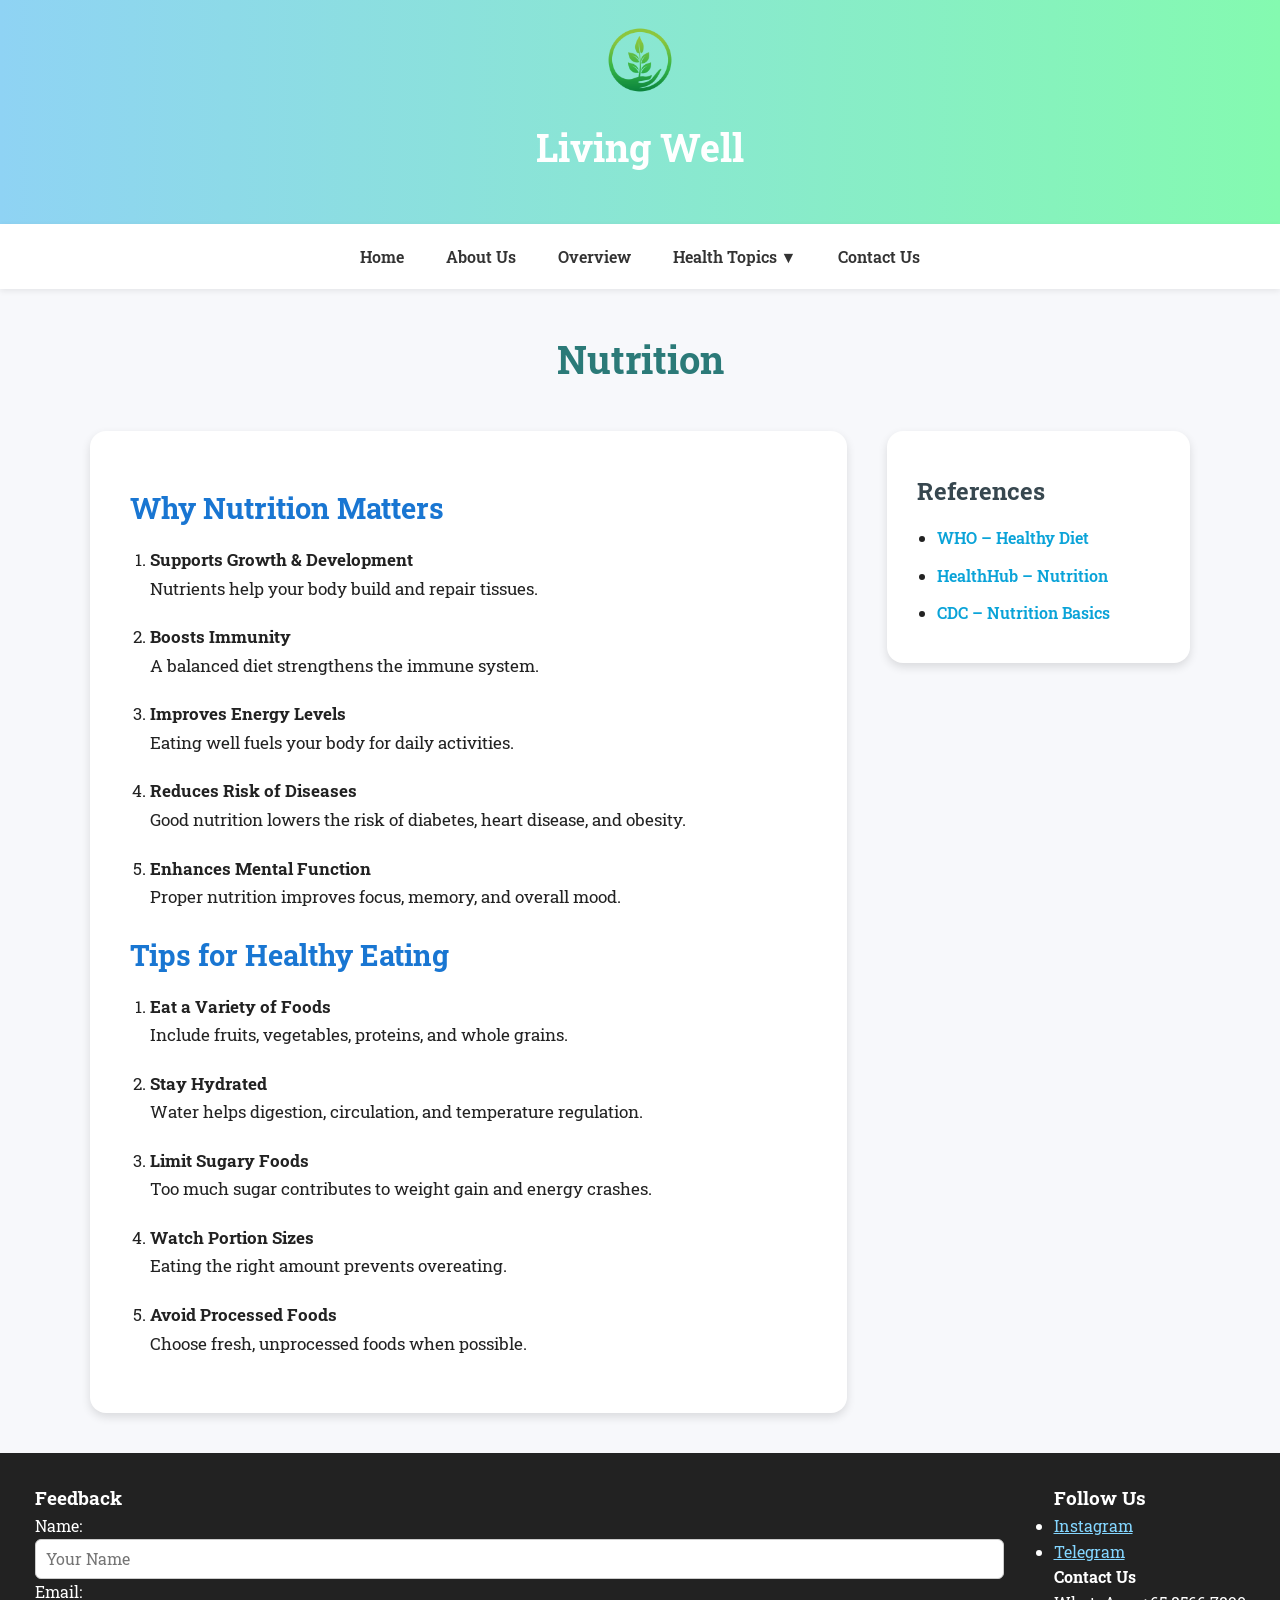
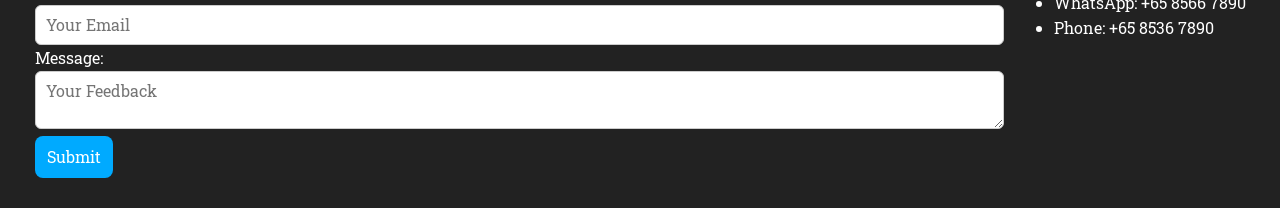
<file: Subpages/Nutrition.html>
<!DOCTYPE html>
<html lang="en">
<head>
    <meta charset="UTF-8">
    <meta name="author" content="YeeShen">
    <meta name="description" content="Nutrition">
    <meta name="date created" content="3 Dec 2025">
    <title>Living Well - Nutrition</title>
    <link rel="icon" href="../IMG/Logo.png.png">
    <link href="https://fonts.googleapis.com/css2?family=Roboto+Slab:wght@300;400;500;700&display=swap" rel="stylesheet">
    <link rel="stylesheet" href="../CSS/normalize.css">
    <link rel="stylesheet" href="../CSS/style.css">
    <script src="../JS/script.js"></script>
</head>

<body>

<header>
    <div class="logo">
        <img src="../IMG/Logo.png.png" alt="Logo">
    </div>
    <h1>Living Well</h1>
</header>

<nav>
  <div class="hamburger" onclick="toggleMenu()">☰</div>
    <ul>
        <li><a href="../Index.html">Home</a></li>
        <li><a href="../About_us.html">About Us</a></li>
        <li><a href="../Overview.html">Overview</a></li>

        <li class="dropdown">
            <a href="#">Health Topics ▼</a>
            <ul class="dropdown-menu">
                <li><a href="Nutrition.html">[Nutrition]</a></li>
                <li><a href="fitness.html">[Fitness]</a></li>
                <li><a href="Mental Health.html">[Mental Health]</a></li>
                <li><a href="Sleep and rest.html">[Sleep & Rest]</a></li>
                <li><a href="LifestyleChoices.html">[Lifestyle Choices]</a></li>
            </ul>
        </li>

        <li><a href="../ContactUs.html">Contact Us</a></li>
    </ul>
</nav>

<main>

    <section class="sub-title">
        <h2>Nutrition</h2>
    </section>

    <section class="content">

        <div class="left-section">
            <h1>Why Nutrition Matters</h1>
            <ol>
                <li><strong>Supports Growth & Development</strong><br>
                    Nutrients help your body build and repair tissues.
                </li>
                <li><strong>Boosts Immunity</strong><br>
                    A balanced diet strengthens the immune system.
                </li>
                <li><strong>Improves Energy Levels</strong><br>
                    Eating well fuels your body for daily activities.
                </li>
                <li><strong>Reduces Risk of Diseases</strong><br>
                    Good nutrition lowers the risk of diabetes, heart disease, and obesity.
                </li>
                <li><strong>Enhances Mental Function</strong><br>
                    Proper nutrition improves focus, memory, and overall mood.
                </li>
            </ol>

            <h1>Tips for Healthy Eating</h1>
            <ol>
                <li><strong>Eat a Variety of Foods</strong><br>
                    Include fruits, vegetables, proteins, and whole grains.
                </li>
                <li><strong>Stay Hydrated</strong><br>
                    Water helps digestion, circulation, and temperature regulation.
                </li>
                <li><strong>Limit Sugary Foods</strong><br>
                    Too much sugar contributes to weight gain and energy crashes.
                </li>
                <li><strong>Watch Portion Sizes</strong><br>
                    Eating the right amount prevents overeating.
                </li>
                <li><strong>Avoid Processed Foods</strong><br>
                    Choose fresh, unprocessed foods when possible.
                </li>
            </ol>
        </div>

        <div class="right-section">
            <h1>References</h1>
            <ul>
                <li><a href="https://www.who.int/news-room/fact-sheets/detail/healthy-diet" target="_blank">
                    WHO – Healthy Diet</a></li>
                <li><a href="https://www.healthhub.sg/live-healthy" target="_blank">
                    HealthHub – Nutrition</a></li>
                <li><a href="https://www.cdc.gov/nutrition" target="_blank">
                    CDC – Nutrition Basics</a></li>
            </ul>
        </div>

    </section>
</main>

<footer>
    <div class="feedback">
        <h3>Feedback</h3>
        <form>

            <label for="name">Name:</label>
            <input id="name" name="name" type="text" placeholder="Your Name" required>

            <label for="email">Email:</label>
            <input id="email" name="email" type="email" placeholder="Your Email" required>

            <label for="message">Message:</label>
            <textarea id="message" name="message" placeholder="Your Feedback" required></textarea>

            <button type="submit">Submit</button>
        </form>
    </div>

    <div class="social-links">
        <h3>Follow Us</h3>
        <ul>
            <li><a href="https://www.instagram.com" target="_blank">Instagram</a></li>
            <li><a href="https://www.telegram.com" target="_blank">Telegram</a></li>
        </ul>

        <h4>Contact Us</h4>
        <ul class="phone-numbers">
            <li>WhatsApp: +65 8566 7890</li>
            <li>Phone: +65 8536 7890</li>
        </ul>
    </div>
</footer>
</body>
</html>
</file>
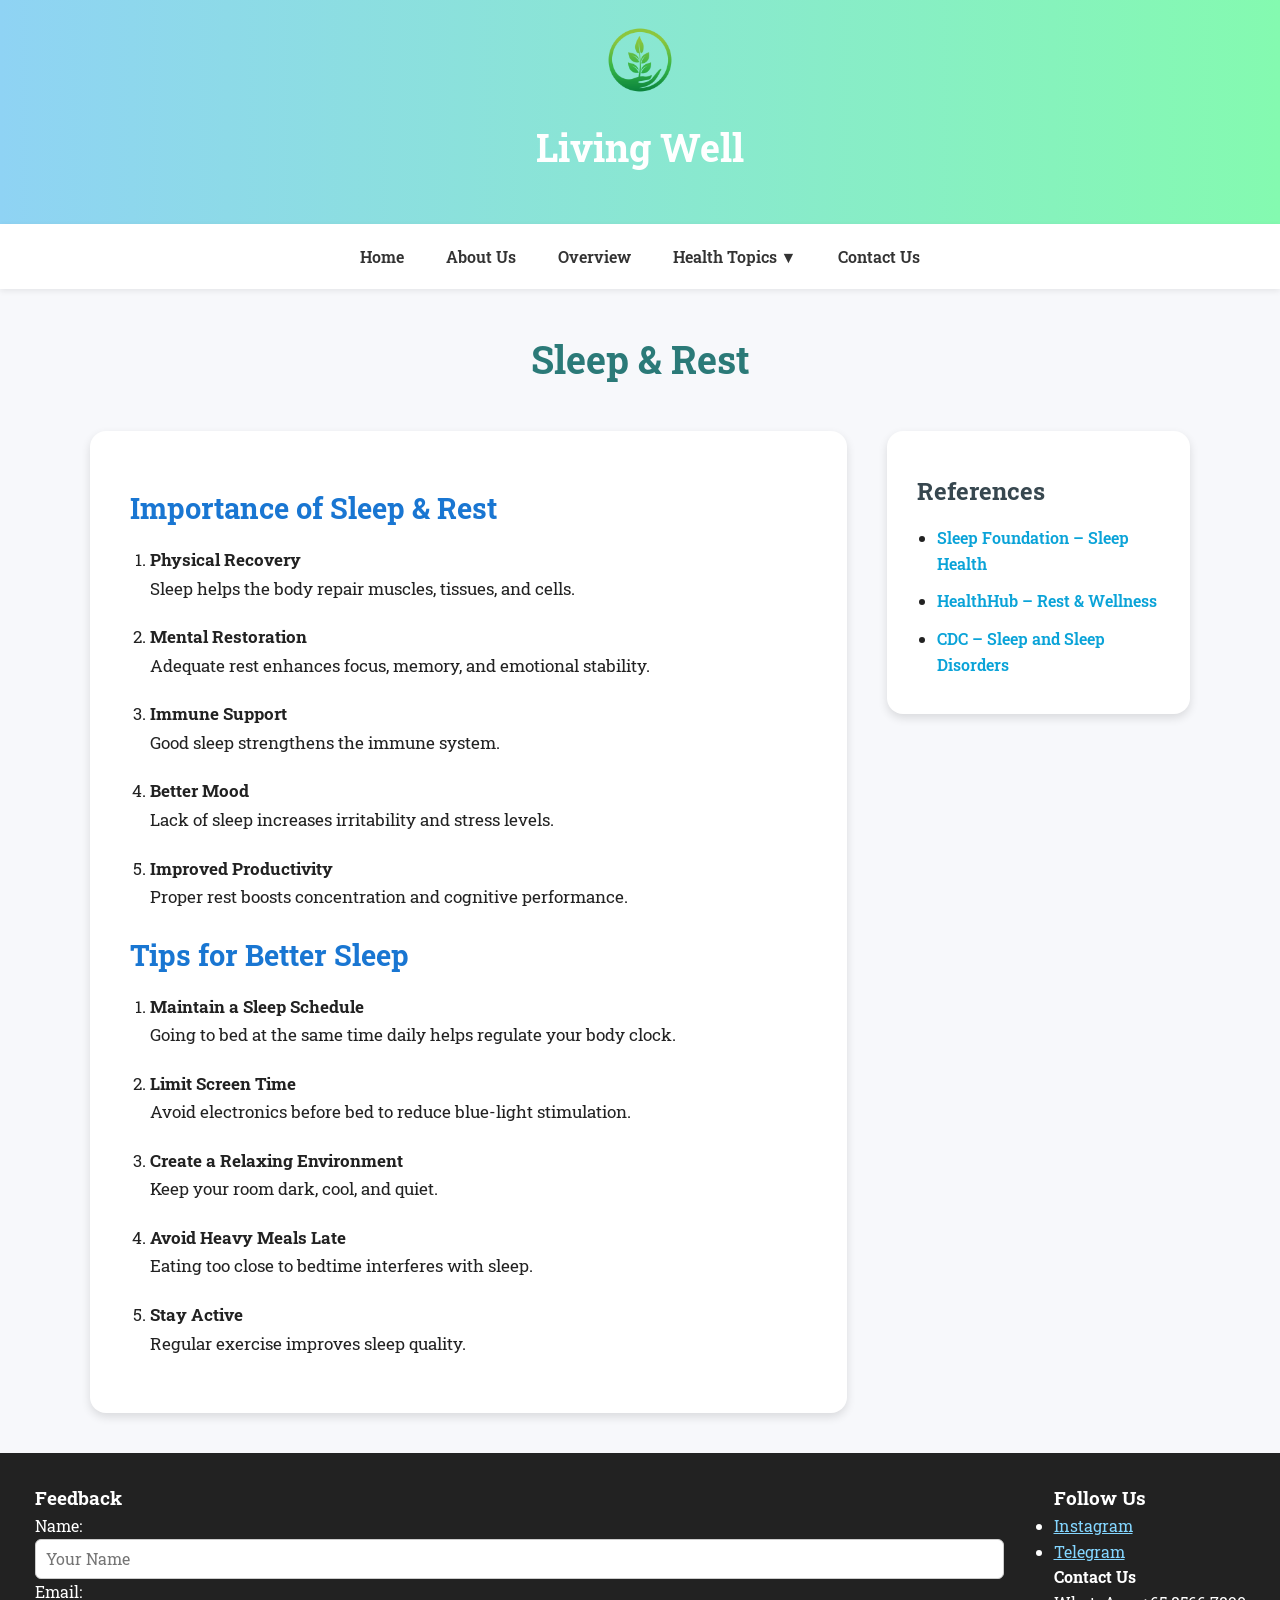
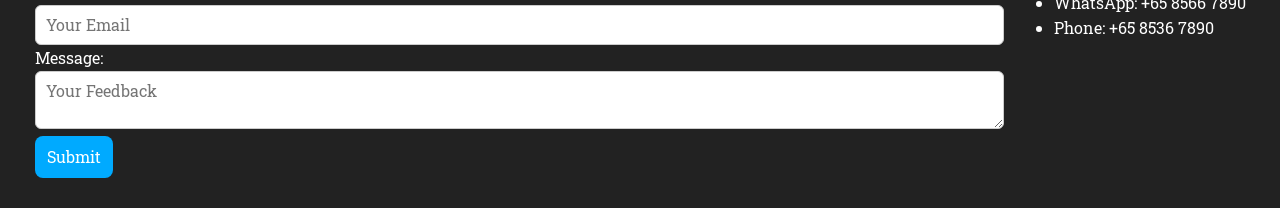
<file: Subpages/Sleep and rest.html>
<!DOCTYPE html>
<html lang="en">
<head>
    <meta charset="UTF-8">
    <meta name="author" content="YeeShen">
    <meta name="description" content="Sleep and Rest">
    <meta name="date created" content="4 Dec 2025">
    <title>Living Well - Sleep & Rest</title>
    <link href="https://fonts.googleapis.com/css2?family=Roboto+Slab:wght@300;400;500;700&display=swap" rel="stylesheet">
    <link rel="icon" href="../IMG/Logo.png.png">
    <link rel="stylesheet" href="../CSS/normalize.css">
    <link rel="stylesheet" href="../CSS/style.css">
    <script src="../JS/script.js"></script>
</head>

<body>

<header>
    <div class="logo">
        <img src="../IMG/Logo.png.png" alt="Logo">
    </div>
    <h1>Living Well</h1>
</header>

<nav>
  <div class="hamburger" onclick="toggleMenu()">☰</div>
    <ul>
        <li><a href="../Index.html">Home</a></li>
        <li><a href="../About_us.html">About Us</a></li>
        <li><a href="../Overview.html">Overview</a></li>

        <li class="dropdown">
            <a href="#">Health Topics ▼</a>
            <ul class="dropdown-menu">
                <li><a href="Nutrition.html">[Nutrition]</a></li>
                <li><a href="fitness.html">[Fitness]</a></li>
                <li><a href="Mental Health.html">[Mental Health]</a></li>
                <li><a href="Sleep and rest.html">[Sleep & Rest]</a></li>
                <li><a href="LifestyleChoices.html">[Lifestyle Choices]</a></li>
            </ul>
        </li>

        <li><a href="../ContactUs.html">Contact Us</a></li>
    </ul>
</nav>

<main>

    <section class="sub-title">
        <h2>Sleep & Rest</h2>
    </section>

    <section class="content">

        <div class="left-section">
            <h1>Importance of Sleep & Rest</h1>
            <ol>
                <li><strong>Physical Recovery</strong><br>
                    Sleep helps the body repair muscles, tissues, and cells.
                </li>
                <li><strong>Mental Restoration</strong><br>
                    Adequate rest enhances focus, memory, and emotional stability.
                </li>
                <li><strong>Immune Support</strong><br>
                    Good sleep strengthens the immune system.
                </li>
                <li><strong>Better Mood</strong><br>
                    Lack of sleep increases irritability and stress levels.
                </li>
                <li><strong>Improved Productivity</strong><br>
                    Proper rest boosts concentration and cognitive performance.
                </li>
            </ol>

            <h1>Tips for Better Sleep</h1>
            <ol>
                <li><strong>Maintain a Sleep Schedule</strong><br>
                    Going to bed at the same time daily helps regulate your body clock.
                </li>
                <li><strong>Limit Screen Time</strong><br>
                    Avoid electronics before bed to reduce blue-light stimulation.
                </li>
                <li><strong>Create a Relaxing Environment</strong><br>
                    Keep your room dark, cool, and quiet.
                </li>
                <li><strong>Avoid Heavy Meals Late</strong><br>
                    Eating too close to bedtime interferes with sleep.
                </li>
                <li><strong>Stay Active</strong><br>
                    Regular exercise improves sleep quality.
                </li>
            </ol>
        </div>

        <div class="right-section">
            <h1>References</h1>
            <ul>
                <li><a href="https://www.sleepfoundation.org" target="_blank">
                    Sleep Foundation – Sleep Health</a></li>
                <li><a href="https://www.healthhub.sg/live-healthy" target="_blank">
                    HealthHub – Rest & Wellness</a></li>
                <li><a href="https://www.cdc.gov/sleep" target="_blank">
                    CDC – Sleep and Sleep Disorders</a></li>
            </ul>
        </div>

    </section>
</main>

<footer>
    <div class="feedback">
        <h3>Feedback</h3>
        <form>

            <label for="name">Name:</label>
            <input id="name" name="name" type="text" placeholder="Your Name" required>

            <label for="email">Email:</label>
            <input id="email" name="email" type="email" placeholder="Your Email" required>

            <label for="message">Message:</label>
            <textarea id="message" name="message" placeholder="Your Feedback" required></textarea>

            <button type="submit">Submit</button>
        </form>
    </div>

    <div class="social-links">
        <h3>Follow Us</h3>
        <ul>
            <li><a href="https://www.instagram.com" target="_blank">Instagram</a></li>
            <li><a href="https://www.telegram.com" target="_blank">Telegram</a></li>
        </ul>

        <h4>Contact Us</h4>
        <ul class="phone-numbers">
            <li>WhatsApp: +65 8566 7890</li>
            <li>Phone: +65 8536 7890</li>
        </ul>
    </div>
</footer>
</body>
</html>
</file>
<file: CSS/style.css>
* {
	margin: 0;
	padding: 0;
	box-sizing: border-box;
}
body {
	font-family: 'Roboto Slab', serif;
	color: #222;
	background: #f7f8fb;
	line-height: 1.6;
}
header {
	background: linear-gradient(to right, #8fd3f4, #84fab0);
	padding: 20px 0;
	text-align: center;
}
header .logo img {
	width: 80px;
	display: inline-block;
}
header h1 {
	color: #fff;
	font-size: 2.4rem;
	font-weight: 700;
	margin-top: 10px;
}
nav {
	background: #fff;
	box-shadow: 0 2px 6px rgba(0,0,0,0.08);
	position: relative;
	z-index: 20;
}
nav ul {
	display: flex;
	justify-content: center;
	list-style: none;
	flex-wrap: wrap;
	gap: 6px;
	padding: 8px 0;
}
nav ul li {
	position: relative;
}
nav ul li a {
	padding: 12px 18px;
	display: block;
	color: #333;
	text-decoration: none;
	font-weight: 600;
	transition: background 0.25s;
}
nav ul li a:hover {
	background: #e0f7fa;
	border-radius: 6px;
}
.dropdown-menu {
	display: none;
	position: absolute;
	top: 100%;
	left: 0;
	background: #fff;
	width: 200px;
	padding: 8px 0;
	border-radius: 6px;
	list-style: none;
	box-shadow: 0 6px 16px rgba(0,0,0,0.08);
}
.dropdown-menu li a {
	padding: 10px 14px;
}
.dropdown:hover .dropdown-menu {
	display: block;
}
.hamburger {
	display: none;
	font-size: 28px;
	cursor: pointer;
	padding: 10px 15px;
	user-select: none;
}
main {
	width: 90%;
	max-width: 1100px;
	margin: 30px auto;
}
.index-header-img {
	width: 100%;
	border-radius: 50px;
}
.index-intro-text {
	width: 70%;
	margin: 20px auto;
	background: #aad688;
	border: 2px solid darkgreen;
	border-radius: 50px;
	padding: 30px;
	font-size: 20px;
	line-height: 1.6;
}
@media (max-width: 900px) {
	.index-intro-text {
		width: 95%;
		padding: 20px;
	}
}
.about-bg {
	background-image: url('../images/wallpaper.jpg');
	background-size: cover;
	background-repeat: no-repeat;
}
.about-us-container {
	text-align: center;
	max-width: 600px;
	margin: 20px auto;
	position: relative;
}
.about-us-container img {
	width: 100%;
	border-radius: 12px;
}
.about-us-container h1 {
	position: absolute;
	top: 50%;
	left: 50%;
	transform: translate(-50%, -50%);
	color: white;
	font-size: 3em;
}
.about-paragraph {
	font-size: 20px;
	text-align: center;
}
.about-hero {
	position: relative;
	height: 350px;
	width: 90%;
	margin: 30px auto;
	border-radius: 12px;
	overflow: hidden;
}
.about-hero-img {
	width: 100%;
	height: 100%;
	object-fit: cover;
	filter: brightness(70%);
}
.about-hero-text {
	position: absolute;
	top: 50%;
	left: 50%;
	transform: translate(-50%, -50%);
	text-align: center;
	color: white;
}
.about-hero-text h2 {
	font-size: 3rem;
	font-weight: 700;
}
.about-container {
	width: 90%;
	max-width: 1100px;
	margin: 50px auto;
	display: flex;
	flex-direction: column;
	gap: 50px;
}
.about-section {
	display: grid;
	grid-template-columns: 1.3fr 1fr;
	align-items: center;
	gap: 40px;
}
.about-section.reverse {
	grid-template-columns: 1fr 1.3fr;
}
.about-text h2 {
	color: #1976d2;
	font-size: 2rem;
	margin-bottom: 15px;
}
.about-text p {
	font-size: 1.1rem;
	line-height: 1.7;
}
.about-image img {
	width: 100%;
	border-radius: 16px;
	transition: transform 0.4s, box-shadow 0.4s;
}
.about-image img:hover {
	transform: scale(1.03);
	box-shadow: 0 8px 20px rgba(0,0,0,0.25);
}
.sub-title {
	text-align: center;
	margin: 40px 0;
}
.sub-title h2 {
	font-size: 2.4rem;
	color: #2b7a78;
	font-weight: 700;
}
.subpage-header-img,.fitness-header-img,.mental-header-img,.lifestyle-header-img,.sleep-header-img,.nutrition-header-img {
	width: 100%;
	border-radius: 14px;
	margin-bottom: 25px;
	object-fit: cover;
	animation: fadeIn 1s ease;
}
.content {
	display: grid;
	grid-template-columns: 2fr 0.8fr;
	gap: 40px;
	margin: 30px auto;
}
.left-section {
	background: white;
	padding: 35px 40px;
	border-radius: 16px;
	box-shadow: 0 4px 10px rgba(0,0,0,0.12);
}
.left-section h1 {
	font-size: 1.8rem;
	color: #1976d2;
	margin-bottom: 15px;
}
.left-section ol {
	margin-left: 20px;
}
.left-section ol li {
	margin-bottom: 20px;
	font-size: 1.05rem;
	line-height: 1.7;
}
.right-section {
	background: white;
	padding: 25px 30px;
	border-radius: 16px;
	height: fit-content;
	box-shadow: 0 4px 10px rgba(0,0,0,0.12);
}
.right-section h1 {
	font-size: 1.5rem;
	margin-bottom: 15px;
	color: #37474f;
}
.right-section ul {
	margin-left: 20px;
}
.right-section ul li {
	margin-bottom: 12px;
}
.right-section ul li a {
	color: #0aa3d8;
	font-weight: 600;
	text-decoration: none;
	transition: color 0.2s;
}
.right-section ul li a:hover {
	color: #005f7f;
	text-decoration: underline;
}
.blog-main-container {
	display: flex;
	gap: 20px;
}
.blog-content-wrapper {
	flex: 3;
}
.blog-sidebar {
	flex: 1;
	background: #fff;
	padding: 20px;
	border-radius: 12px;
	box-shadow: 0 2px 6px rgba(0,0,0,0.12);
}
.blog-post {
	display: grid;
	grid-template-columns: 1.5fr 1fr;
	gap: 20px;
	background: white;
	padding: 25px;
	border-radius: 15px;
	margin-bottom: 50px;
	box-shadow: 0 2px 10px rgba(0,0,0,0.10);
}
.blog-post .text {
	display: flex;
	flex-direction: column;
	justify-content: center;
}
.blog-post .image img {
	width: 100%;
	border-radius: 12px;
}
.blog-post h2 {
	color: #1976d2;
	margin-bottom: 15px;
}
.home-hero {
	position: relative;
	height: 420px;
	margin-bottom: 40px;
	overflow: hidden;
	border-radius: 16px;
}
.home-hero-img {
	width: 100%;
	height: 100%;
	object-fit: cover;
	filter: brightness(65%);
	transition: transform 0.6s;
}
.home-hero-img:hover {
	transform: scale(1.05);
}
.home-hero-text {
	position: absolute;
	top: 50%;
	left: 50%;
	transform: translate(-50%, -50%);
	color: white;
	text-align: center;
}
.home-hero-text h2 {
	font-size: 3rem;
	font-weight: 700;
}
.home-topic-grid {
	display: grid;
	grid-template-columns: repeat(auto-fit, minmax(240px, 1fr));
	gap: 25px;
}
.topic-card {
	background: white;
	padding: 18px;
	border-radius: 16px;
	text-decoration: none;
	color: inherit;
	box-shadow: 0 4px 12px rgba(0,0,0,0.10);
	transition: transform 0.3s, box-shadow 0.3s;
}
.topic-card img {
	width: 100%;
	height: 160px;
	object-fit: cover;
	border-radius: 12px;
	margin-bottom: 15px;
}
.topic-card:hover {
	transform: translateY(-6px);
	box-shadow: 0 10px 18px rgba(0,0,0,0.18);
}
.video-wrapper {
	width: 100%;
	max-width: 850px;
	margin: 40px auto;
}
.video-title {
	text-align: center;
	font-size: 1.3rem;
	color: #1976d2;
	margin-bottom: 10px;
}
.video-container {
	width: 100%;
	border-radius: 16px;
	overflow: hidden;
	transform: scale(1.05);
	transition: transform 0.35s, box-shadow 0.35s;
	box-shadow: 0 6px 18px rgba(0,0,0,0.15);
}
.video-container:hover {
	transform: scale(1.1);
	box-shadow: 0 12px 25px rgba(0,0,0,0.22);
}
.video-container video {
	width: 100%;
	display: block;
}
.contact-hero {
	text-align: center;
	padding: 60px 20px;
	background: linear-gradient(to right, #8fd3f4, #84fab0);
	color: white;
	margin-bottom: 40px;
}
.contact-container {
	display: grid;
	grid-template-columns: 2fr 1fr;
	gap: 40px;
}
.contact-form-card,.contact-info-card {
	background: white;
	padding: 35px;
	border-radius: 16px;
	box-shadow: 0 4px 15px rgba(0,0,0,0.12);
}
.contact-form-card input,.contact-form-card textarea {
	width: 100%;
	padding: 12px;
	border-radius: 8px;
	border: 1px solid #ccc;
	margin-bottom: 18px;
}
.contact-form-card button {
	width: 100%;
	background: #00aaff;
	border: none;
	padding: 14px;
	color: white;
	border-radius: 8px;
	cursor: pointer;
}
.contact-form-card button:hover {
	background: #0085cc;
}
.credit-card {
	background: white;
	padding: 20px;
	border-radius: 12px;
	max-width: 600px;
	margin: 20px auto;
	text-align: center;
	box-shadow: 0 2px 8px rgba(0,0,0,0.15);
}
.credit-card h2 {
	color: #2b7a78;
}
footer {
	background: #222;
	color: white;
	padding: 30px;
	margin-top: 40px;
	display: flex;
	justify-content: center;
	gap: 50px;
	flex-wrap: wrap;
}
footer a {
	color: #84d6ff;
}
footer input,footer textarea {
	width: 100%;
	padding: 10px;
	border-radius: 6px;
	border: 1px solid #ccc;
}
footer button {
	background: #00aaff;
	color: white;
	padding: 12px;
	border-radius: 8px;
	border: none;
}
footer button:hover {
	background: #0077cc;
}
@keyframes fadeIn {
	from {
		opacity: 0;
		transform: translateY(20px);
	}
	to {
		opacity: 1;
		transform: translateY(0);
	}
}
@keyframes slideUp {
	from {
		opacity: 0;
		transform: translateY(40px);
	}
	to {
		opacity: 1;
		transform: translateY(0);
	}
}
.animate-up {
	animation: slideUp 0.9s ease-out;
}
@media (max-width: 950px) {
	.content {
		grid-template-columns: 1fr;
		gap: 20px;
	}
}
@media (max-width: 900px) {
	.blog-post {
		grid-template-columns: 1fr;
	}
	.contact-container {
		grid-template-columns: 1fr;
	}
	.about-section,.about-section.reverse {
		grid-template-columns: 1fr;
	}
}
@media (max-width: 768px) {
	.hamburger {
		display: block;
	}
	nav ul {
		display: none;
		flex-direction: column;
		width: 100%;
	}
	nav ul.open {
		display: flex;
	}
	.dropdown-menu {
		position: static;
		width: 100%;
		box-shadow: none;
	}
	.blog-main-container {
		flex-direction: column;
	}
	.about-left-img,.about-right-img {
		float: none;
		width: 90%;
		margin: 20px auto;
	}
	.blog-sidebar {
		width: 100%;
		margin-top: 20px;
	}
	.blog-post {
		grid-template-columns: 1fr;
	}
}
@media (max-width: 600px) {
	.sub-title h2 {
		font-size: 1.8rem;
	}
}
.blog-sidebar ul {
	list-style: disc !important;
	padding-left: 20px !important;
}
.blog-sidebar ul li {
	margin-bottom: 10px;
}
.blog-sidebar {
	flex: 1;
	background: #fff;
	padding: 20px;
	border-radius: 12px;
	height: fit-content;
	box-shadow: 0 2px 6px rgba(0,0,0,0.12);
}
.hero-btn {
	background: #00aaff;
	color: white;
	padding: 12px 25px;
	border-radius: 8px;
	text-decoration: none;
	font-weight: 600;
	display: inline-block;
	margin-top: 18px;
	transition: background 0.3s ease;
}
.hero-btn:hover {
	background: #0077cc;
}
.intro-section {
	width: 85%;
	max-width: 900px;
	margin: 30px auto;
	background: white;
	padding: 40px;
	border-radius: 16px;
	text-align: center;
	box-shadow: 0 4px 12px rgba(0,0,0,0.12);
}
.home-topics {
	width: 90%;
	max-width: 1100px;
	margin: 40px auto;
	text-align: center;
}
.home-topics h2 {
	margin-bottom: 30px;
	font-size: 2.2rem;
	color: #1976d2;
}
.home-topic-grid {
	display: grid !important;
	grid-template-columns: repeat(auto-fit, minmax(240px, 1fr)) !important;
	gap: 25px;
}
.topic-card {
	background: white;
	padding: 18px;
	border-radius: 16px;
	text-decoration: none;
	color: inherit;
	box-shadow: 0 4px 12px rgba(0,0,0,0.10);
	transition: transform 0.3s ease, box-shadow 0.3s ease;
}
.topic-card img {
	width: 100%;
	height: 160px;
	object-fit: cover;
	border-radius: 12px;
	margin-bottom: 15px;
}
.topic-card:hover {
	transform: translateY(-6px);
	box-shadow: 0 10px 18px rgba(0,0,0,0.18);
}
.home-hero {
	position: relative;
	height: 420px;
	margin-bottom: 40px;
	overflow: hidden;
	border-radius: 16px;
}
.home-hero-img {
	width: 100%;
	height: 100%;
	object-fit: cover;
	filter: brightness(65%);
	transition: transform 0.6s ease;
}
.home-hero-img:hover {
	transform: scale(1.05);
}
.home-hero-text {
	position: absolute;
	top: 50%;
	left: 50%;
	transform: translate(-50%, -50%);
	color: white;
	text-align: center;
}
.home-hero-text h2 {
	font-size: 3rem;
	font-weight: 700;
}
</file>
